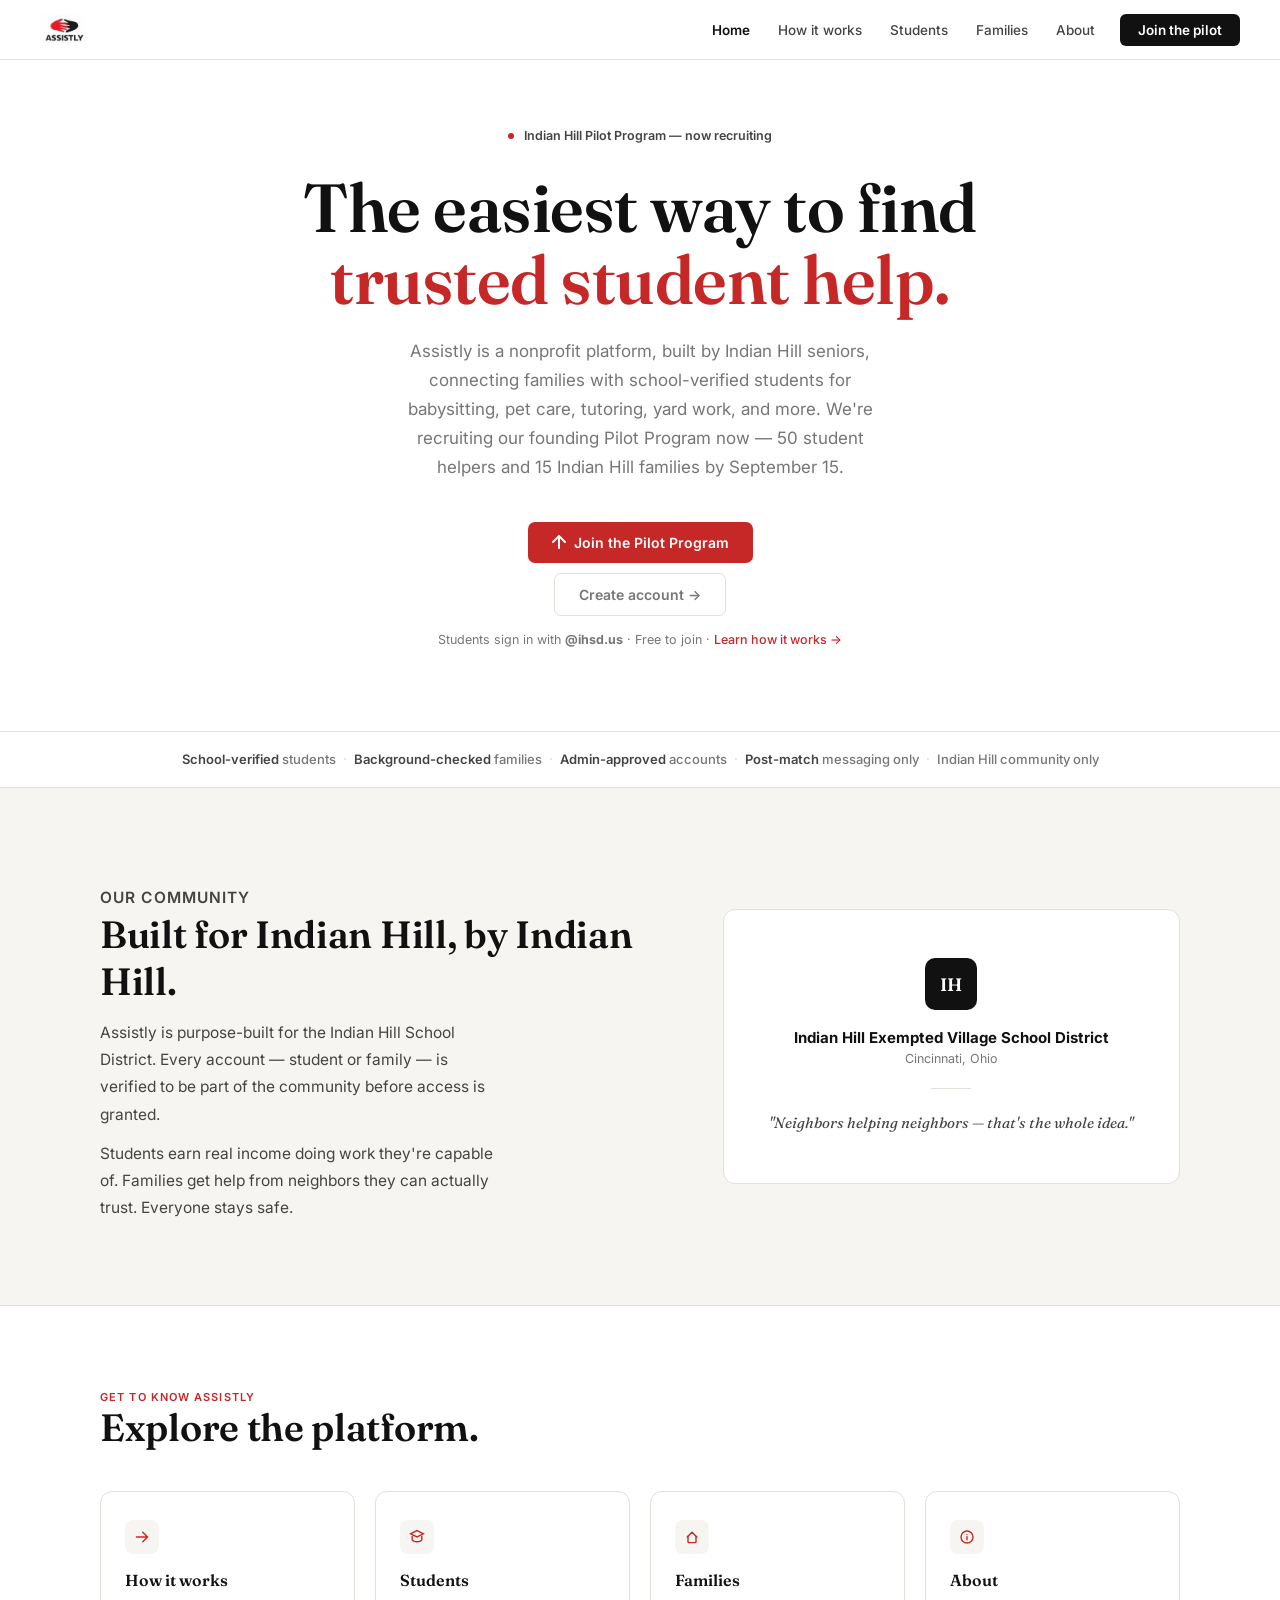
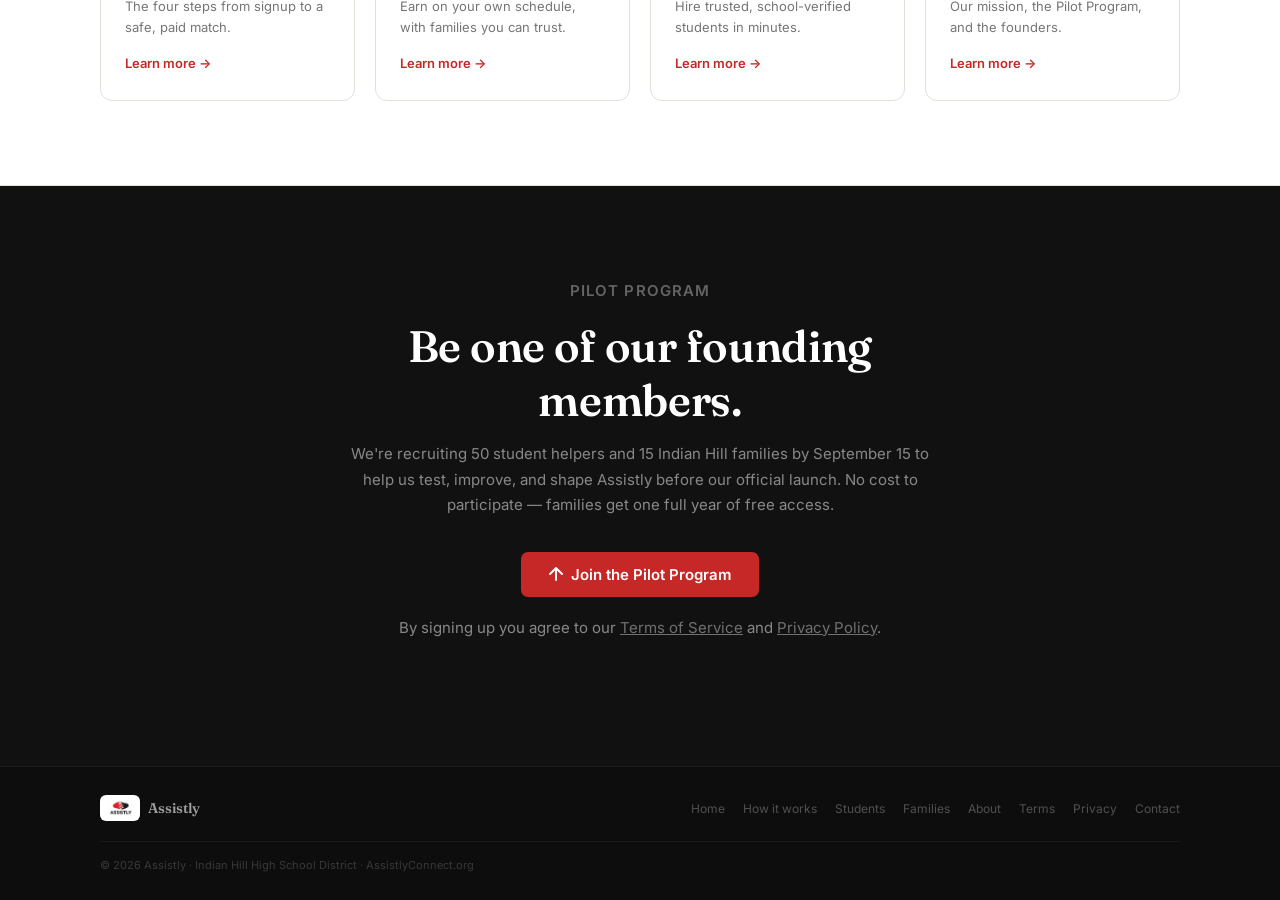
<file: index.html>
<!DOCTYPE html>
<html lang="en">
<head>
<meta charset="UTF-8">
<meta name="viewport" content="width=device-width,initial-scale=1">
<title>Assistly · Indian Hill's Student Job Network</title>
<link rel="preconnect" href="https://fonts.googleapis.com">
<link rel="preconnect" href="https://fonts.gstatic.com" crossorigin>
<link href="https://fonts.googleapis.com/css2?family=Fraunces:opsz,wght@9..144,500;9..144,600;9..144,700;9..144,900&family=Inter:wght@400;500;600;700&display=swap" rel="stylesheet">
<link rel="stylesheet" href="assets/site.css">
<style>

/* ─── Hero ─────────────────────────────────────── */
.hero {
  padding: 128px 40px 84px;
  text-align: center;
  border-bottom: 1px solid var(--line);
}
.hero-eyebrow {
  display: flex; align-items: center; justify-content: center; gap: 10px;
  margin-bottom: 28px;
  font-size: 12.5px; font-weight: 600; color: var(--ink-2);
}
.eyebrow-dot { width: 6px; height: 6px; background: var(--red); border-radius: 50%; flex-shrink: 0; }
h1 {
  font-size: clamp(38px, 5.5vw, 68px);
  font-weight: 600;
  line-height: 1.06;
  letter-spacing: -0.5px;
  color: var(--ink);
  max-width: 760px;
  margin: 0 auto 22px;
}
h1 em { font-style: normal; color: var(--red); }
.hero-sub {
  font-size: 17px; font-weight: 400;
  color: var(--ink-3); line-height: 1.7;
  max-width: 500px; margin: 0 auto 40px;
}
.hero-actions { display: flex; flex-direction: column; align-items: center; gap: 10px; }
.hero-micro { margin-top: 6px; font-size: 12.5px; color: var(--ink-3); }
.hero-micro a { color: var(--red); text-decoration: none; font-weight: 500; }

/* ─── Trust strip ──────────────────────────────── */
.trust {
  border-bottom: 1px solid var(--line);
  padding: 16px 40px;
  text-align: center;
}
.trust-line {
  font-size: 13px; color: var(--ink-3); font-weight: 500;
  max-width: var(--max); margin: 0 auto;
  line-height: 1.8;
}
.trust-line strong { color: var(--ink-2); font-weight: 600; }
.trust-sep { color: var(--line); margin: 0 4px; }

/* ─── Our community ────────────────────────────── */
.community-section {
  padding: 84px 40px;
  background: var(--surface);
  border-bottom: 1px solid var(--line);
}
.community-inner {
  max-width: var(--max); margin: 0 auto;
  display: grid; grid-template-columns: 1.1fr 0.9fr;
  gap: 64px; align-items: center;
}
.community-copy h2 { margin-bottom: 14px; font-size: clamp(26px, 3.2vw, 38px); letter-spacing: -0.3px; }
.community-copy p {
  font-size: 15.5px; line-height: 1.75;
  color: var(--ink-2); max-width: 400px; margin-top: 12px;
}
.community-panel {
  border: 1px solid var(--line);
  border-radius: 12px;
  background: var(--white);
  padding: 48px 40px;
  text-align: center;
}
.community-panel-badge {
  width: 52px; height: 52px; border-radius: 10px;
  background: var(--ink); color: #fff;
  display: flex; align-items: center; justify-content: center;
  font-family: "Fraunces", serif; font-size: 18px; font-weight: 600;
  margin: 0 auto 18px;
}
.community-panel-name { font-size: 15px; font-weight: 700; color: var(--ink); margin-bottom: 4px; }
.community-panel-loc { font-size: 12.5px; color: var(--ink-3); }
.community-panel-rule { width: 40px; height: 1px; background: var(--line); margin: 22px auto; }
.community-panel-quote {
  font-family: "Fraunces", serif; font-style: italic;
  font-size: 15px; color: var(--ink-2); line-height: 1.6;
}

/* ─── Explore ───────────────────────────────────── */
.explore-section { padding: 84px 40px; border-bottom: 1px solid var(--line); }
.explore-inner { max-width: var(--max); margin: 0 auto; }
.explore-header { margin-bottom: 40px; }
.explore-header h2 { font-size: clamp(26px, 3.2vw, 38px); letter-spacing: -0.3px; }
.explore-grid { display: grid; grid-template-columns: repeat(4,1fr); gap: 20px; }
.explore-card {
  display: block; text-decoration: none;
  border: 1px solid var(--line); border-radius: 12px;
  padding: 28px 24px;
  transition: border-color 0.15s, transform 0.15s;
}
.explore-card:hover { border-color: var(--ink-3); transform: translateY(-2px); }
.explore-icon {
  width: 34px; height: 34px;
  background: var(--surface); border-radius: 8px;
  display: flex; align-items: center; justify-content: center;
  margin-bottom: 16px;
}
.explore-icon svg { width: 16px; height: 16px; color: var(--red); }
.explore-card h3 { font-size: 16px; font-weight: 600; color: var(--ink); margin-bottom: 6px; letter-spacing: 0; }
.explore-card p { font-size: 13px; color: var(--ink-3); line-height: 1.6; margin-bottom: 14px; }
.explore-arrow { font-size: 13px; color: var(--red); font-weight: 600; }

/* ─── CTA ──────────────────────────────────────── */
.cta-section { padding: 92px 40px; background: var(--ink); }
.cta-inner { max-width: 580px; margin: 0 auto; text-align: center; }
.cta-inner .label { color: rgba(255,255,255,0.35); margin-bottom: 16px; }
.cta-inner h2 { color: #fff; margin-bottom: 14px; font-size: clamp(28px, 3.8vw, 44px); letter-spacing: -0.3px; }
.cta-inner p { font-size: 15px; color: rgba(255,255,255,0.5); line-height: 1.7; margin-bottom: 34px; }
.cta-inner .btn-red { font-size: 15px; padding: 13px 28px; }
.cta-legal { margin-top: 18px; font-size: 11.5px; color: rgba(255,255,255,0.22); }
.cta-legal a { color: rgba(255,255,255,0.4); text-decoration: underline; }

/* ─── Responsive ───────────────────────────────── */
@media (max-width: 860px) {
  .hero { padding: 96px 20px 60px; }
  .community-section { padding: 56px 20px; }
  .community-inner { grid-template-columns: 1fr; gap: 36px; }
  .explore-section { padding: 60px 20px; }
  .explore-grid { grid-template-columns: 1fr 1fr; }
  .cta-section { padding: 64px 20px; }
}
@media (max-width: 600px) {
  .explore-grid { grid-template-columns: 1fr; }
}
</style>
</head>
<body>

<!-- NAV -->
<nav>
  <a href="/" class="nav-brand">
    <img src="assets/logo.png" alt="Assistly" class="nav-logo">
  </a>
  <div class="nav-links">
    <a href="index.html" class="nav-link active">Home</a>
    <a href="how-it-works.html" class="nav-link">How it works</a>
    <a href="students.html" class="nav-link">Students</a>
    <a href="families.html" class="nav-link">Families</a>
    <a href="about.html" class="nav-link">About</a>
    <a href="signup.html" class="nav-cta">Join the pilot</a>
  </div>
</nav>

<!-- HERO -->
<section class="hero">
  <p class="hero-eyebrow">
    <span class="eyebrow-dot"></span>
    Indian Hill Pilot Program — now recruiting
  </p>

  <h1>The easiest way to find<br><em>trusted student help.</em></h1>
  <p class="hero-sub">
    Assistly is a nonprofit platform, built by Indian Hill seniors, connecting families with school-verified students for babysitting, pet care, tutoring, yard work, and more. We're recruiting our founding Pilot Program now — 50 student helpers and 15 Indian Hill families by September 15.
  </p>

  <div class="hero-actions">
    <a href="signup.html" class="btn btn-red">
      <svg viewBox="0 0 14 14" fill="none" stroke="currentColor" stroke-width="2" stroke-linecap="round"><path d="M7 1v12M1 7l6-6 6 6"/></svg>
      Join the Pilot Program
    </a>
    <a href="signup.html" class="btn btn-ghost">Create account →</a>
    <p class="hero-micro">Students sign in with <strong>@ihsd.us</strong> · Free to join · <a href="how-it-works.html">Learn how it works →</a></p>
  </div>
</section>

<!-- TRUST STRIP -->
<div class="trust">
  <p class="trust-line">
    <strong>School-verified</strong> students <span class="trust-sep">·</span>
    <strong>Background-checked</strong> families <span class="trust-sep">·</span>
    <strong>Admin-approved</strong> accounts <span class="trust-sep">·</span>
    <strong>Post-match</strong> messaging only <span class="trust-sep">·</span>
    Indian Hill community only
  </p>
</div>

<!-- OUR COMMUNITY -->
<section class="community-section">
  <div class="community-inner">
    <div class="community-copy">
      <p class="label">Our community</p>
      <h2>Built for Indian Hill, by Indian Hill.</h2>
      <p>
        Assistly is purpose-built for the Indian Hill School District. Every account — student or family — is verified to be part of the community before access is granted.
      </p>
      <p>
        Students earn real income doing work they're capable of. Families get help from neighbors they can actually trust. Everyone stays safe.
      </p>
    </div>
    <div class="community-panel">
      <div class="community-panel-badge">IH</div>
      <div class="community-panel-name">Indian Hill Exempted Village School District</div>
      <div class="community-panel-loc">Cincinnati, Ohio</div>
      <div class="community-panel-rule"></div>
      <p class="community-panel-quote">"Neighbors helping neighbors — that's the whole idea."</p>
    </div>
  </div>
</section>

<!-- EXPLORE -->
<section class="explore-section">
  <div class="explore-inner">
    <div class="explore-header">
      <p class="label">Get to know Assistly</p>
      <h2>Explore the platform.</h2>
    </div>
    <div class="explore-grid">
      <a href="how-it-works.html" class="explore-card">
        <div class="explore-icon"><svg viewBox="0 0 20 20" fill="none" stroke="currentColor" stroke-width="1.75" stroke-linecap="round"><path d="M3 10h14M11 4l6 6-6 6"/></svg></div>
        <h3>How it works</h3>
        <p>The four steps from signup to a safe, paid match.</p>
        <span class="explore-arrow">Learn more →</span>
      </a>
      <a href="students.html" class="explore-card">
        <div class="explore-icon"><svg viewBox="0 0 20 20" fill="none" stroke="currentColor" stroke-width="1.75" stroke-linecap="round"><path d="M10 2l8 4-8 4-8-4 8-4z"/><path d="M4 9v4c0 1.5 3 3 6 3s6-1.5 6-3V9"/></svg></div>
        <h3>Students</h3>
        <p>Earn on your own schedule, with families you can trust.</p>
        <span class="explore-arrow">Learn more →</span>
      </a>
      <a href="families.html" class="explore-card">
        <div class="explore-icon"><svg viewBox="0 0 20 20" fill="none" stroke="currentColor" stroke-width="1.75" stroke-linecap="round"><path d="M4 10l6-6 6 6"/><path d="M5 9v7a1 1 0 001 1h8a1 1 0 001-1V9"/></svg></div>
        <h3>Families</h3>
        <p>Hire trusted, school-verified students in minutes.</p>
        <span class="explore-arrow">Learn more →</span>
      </a>
      <a href="about.html" class="explore-card">
        <div class="explore-icon"><svg viewBox="0 0 20 20" fill="none" stroke="currentColor" stroke-width="1.75" stroke-linecap="round"><circle cx="10" cy="10" r="7.5"/><path d="M10 13.5v-4M10 7h.01"/></svg></div>
        <h3>About</h3>
        <p>Our mission, the Pilot Program, and the founders.</p>
        <span class="explore-arrow">Learn more →</span>
      </a>
    </div>
  </div>
</section>

<!-- CTA -->
<section class="cta-section" id="get-started">
  <div class="cta-inner">
    <p class="label">Pilot Program</p>
    <h2>Be one of our founding members.</h2>
    <p>We're recruiting 50 student helpers and 15 Indian Hill families by September 15 to help us test, improve, and shape Assistly before our official launch. No cost to participate — families get one full year of free access.</p>
    <a href="signup.html" class="btn btn-red">
      <svg viewBox="0 0 14 14" fill="none" stroke="currentColor" stroke-width="2" stroke-linecap="round"><path d="M7 1v12M1 7l6-6 6 6"/></svg>
      Join the Pilot Program
    </a>
    <p class="cta-legal">
      By signing up you agree to our
      <a href="terms.html">Terms of Service</a> and <a href="privacy.html">Privacy Policy</a>.
    </p>
  </div>
</section>

<!-- FOOTER -->
<footer>
  <div class="footer-inner">
    <a href="/" class="footer-brand">
      <div class="footer-logo-wrap">
        <img src="assets/logo.png" alt="Assistly" class="footer-logo">
      </div>
      <span class="footer-name">Assistly</span>
    </a>
    <div class="footer-links">
      <a href="index.html" class="footer-link">Home</a>
      <a href="how-it-works.html" class="footer-link">How it works</a>
      <a href="students.html" class="footer-link">Students</a>
      <a href="families.html" class="footer-link">Families</a>
      <a href="about.html" class="footer-link">About</a>
      <a href="terms.html" class="footer-link">Terms</a>
      <a href="privacy.html" class="footer-link">Privacy</a>
      <a href="mailto:support@assistlyconnect.org" class="footer-link">Contact</a>
    </div>
    <p class="footer-copy">
      © 2026 Assistly · Indian Hill High School District · AssistlyConnect.org
    </p>
  </div>
</footer>

</body>
</html>
</file>
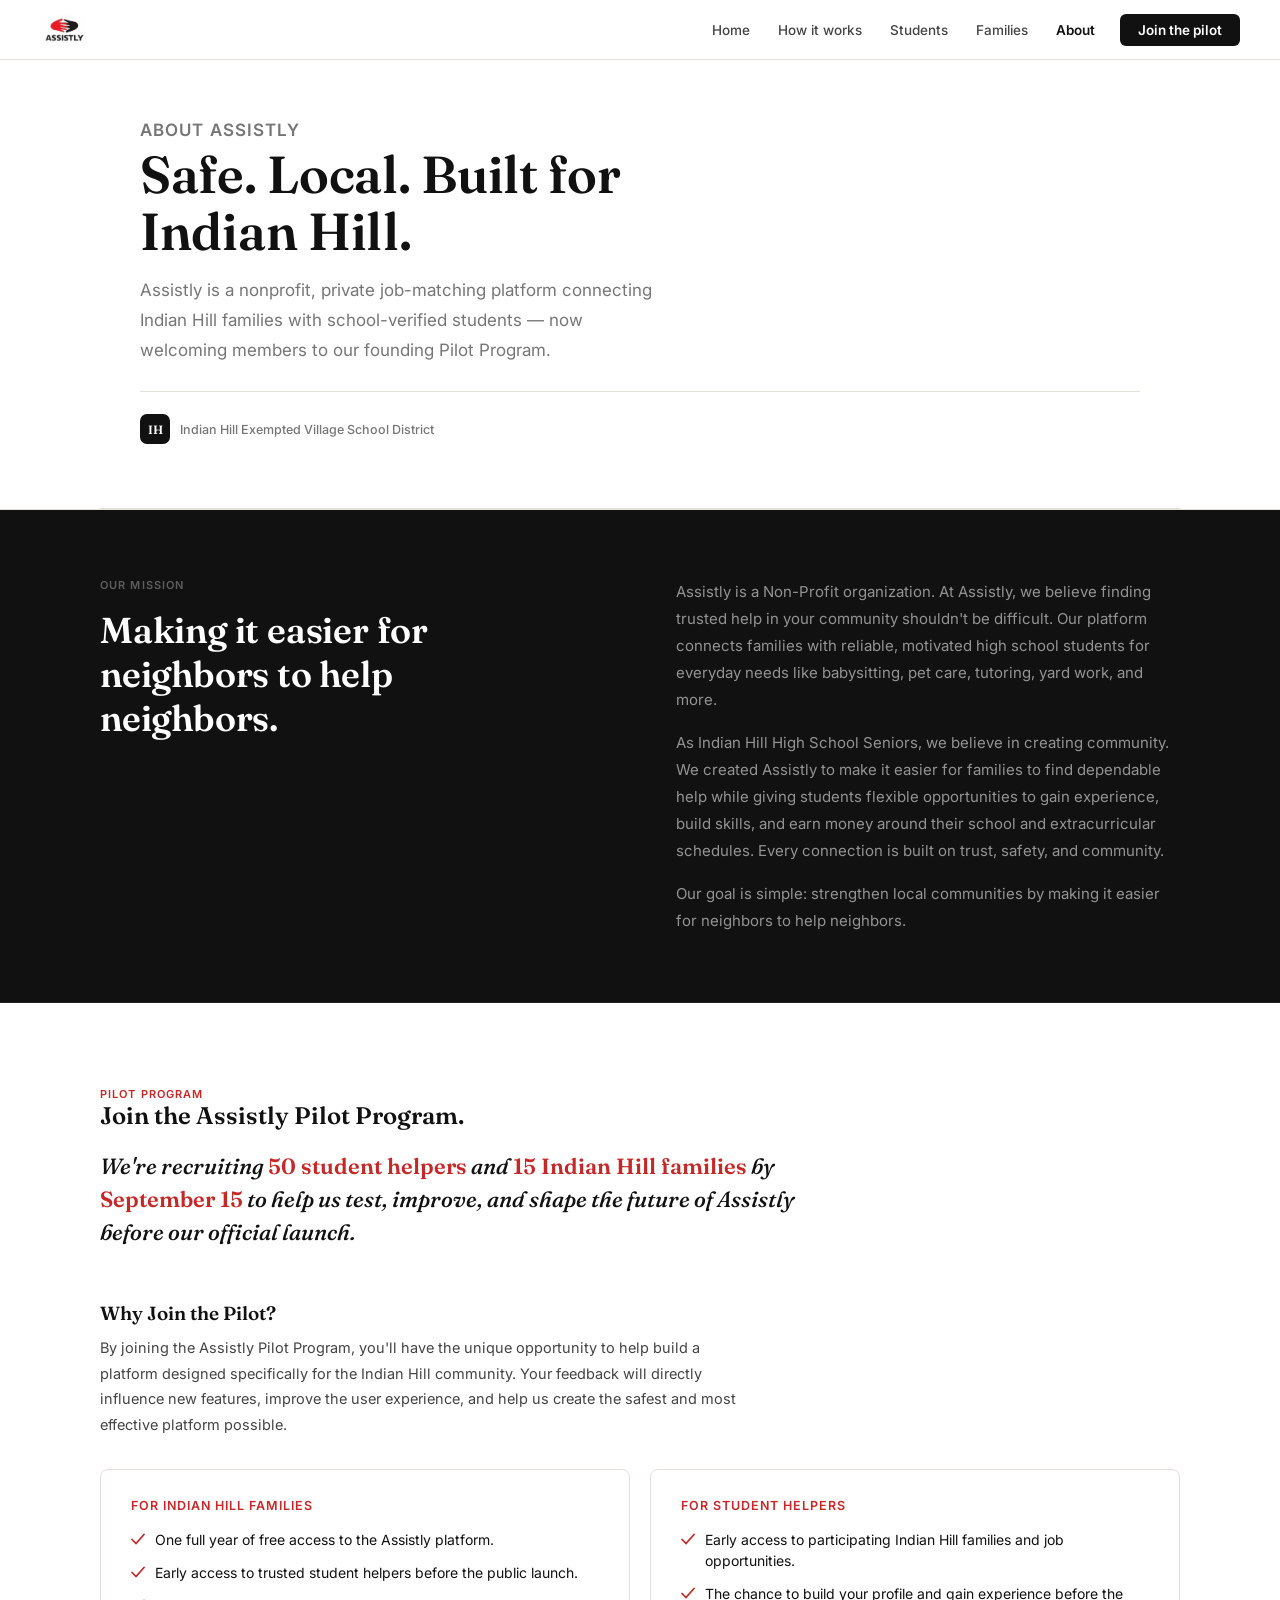
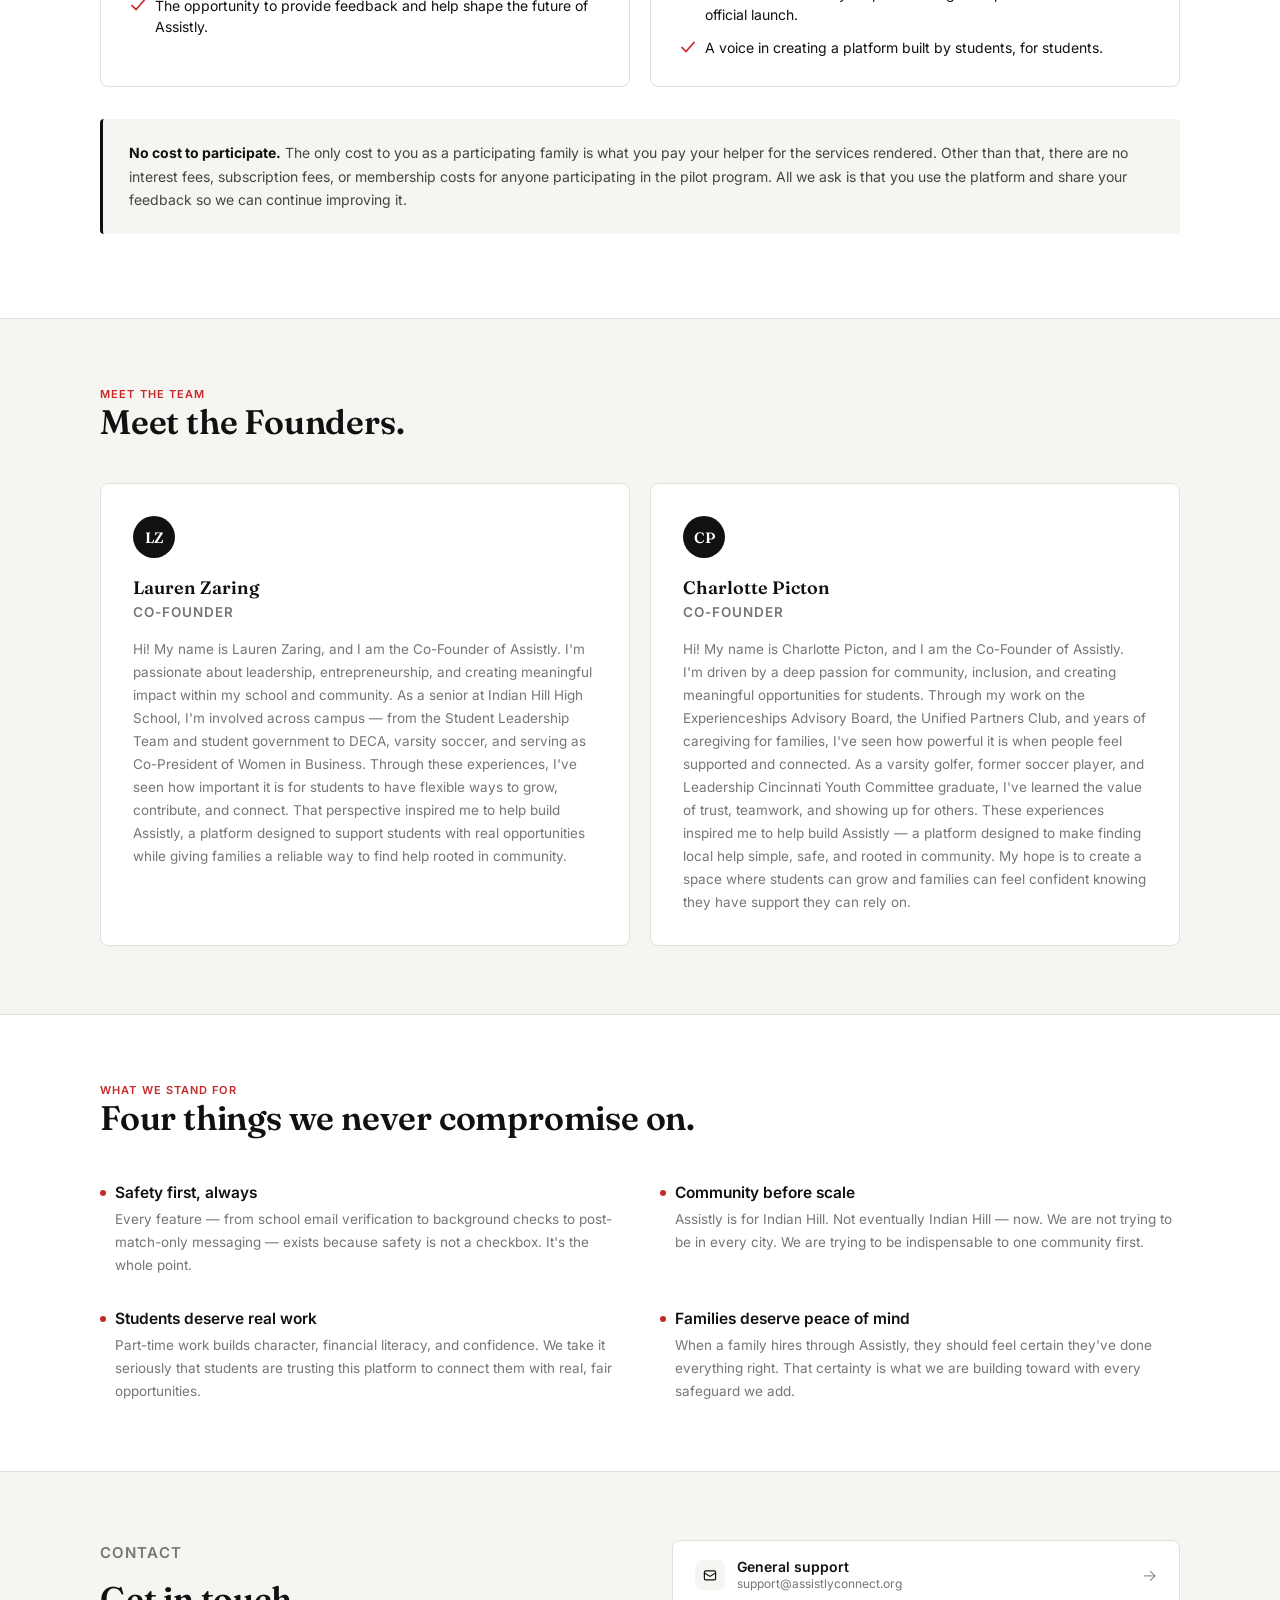
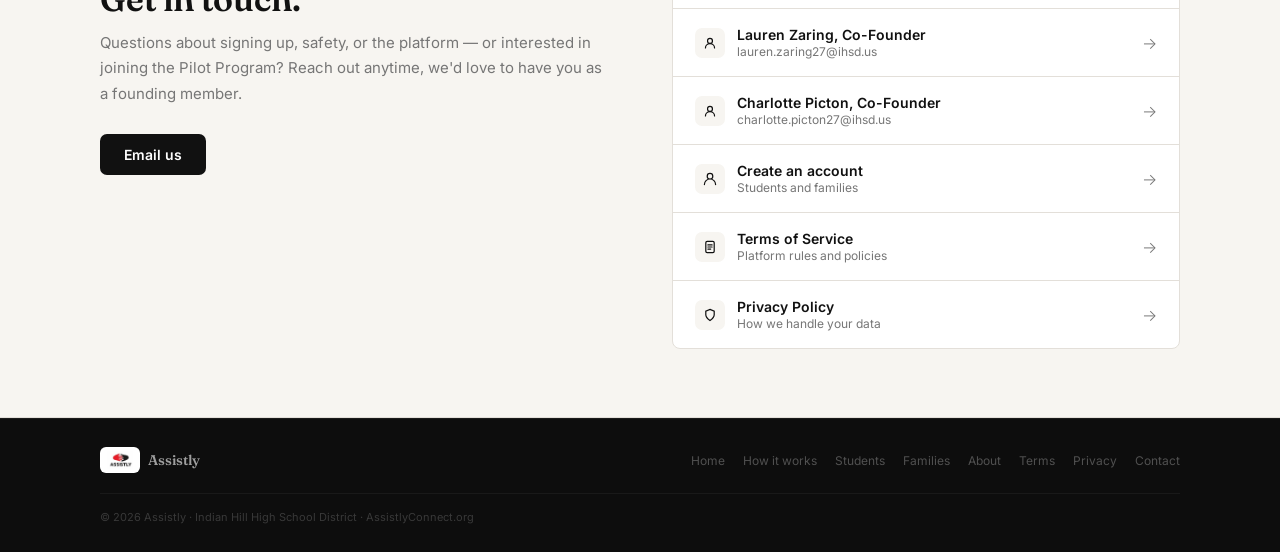
<file: about.html>
<!DOCTYPE html>
<html lang="en">
<head>
<meta charset="UTF-8">
<meta name="viewport" content="width=device-width,initial-scale=1">
<title>About · Assistly</title>
<link rel="preconnect" href="https://fonts.googleapis.com">
<link rel="preconnect" href="https://fonts.gstatic.com" crossorigin>
<link href="https://fonts.googleapis.com/css2?family=Fraunces:opsz,wght@9..144,500;9..144,600;9..144,700;9..144,900&family=Inter:wght@400;500;600;700&display=swap" rel="stylesheet">
<link rel="stylesheet" href="assets/site.css">
<style>

/* ─── Page header (h1 sizing only — shell in site.css) ── */
h1 {
  font-size: clamp(32px, 4.5vw, 52px);
  font-weight: 600; line-height: 1.1;
  letter-spacing: -0.3px;
  max-width: 620px; margin-bottom: 16px;
}

/* ─── Mission ──────────────────────────────────── */
.mission { padding: 68px 40px; background: var(--ink); border-bottom: 1px solid rgba(255,255,255,0.06); }
.mission-inner {
  max-width: var(--max); margin: 0 auto;
  display: grid; grid-template-columns: 1fr 1fr;
  gap: 72px; align-items: start;
}
.mission-label { font-size: 11px; font-weight: 600; letter-spacing: 1.1px; text-transform: uppercase; color: rgba(255,255,255,0.32); margin-bottom: 16px; }
.mission-inner h2 { color: #fff; font-size: clamp(24px, 3vw, 36px); font-weight: 600; letter-spacing: -0.2px; max-width: 380px; }
.mission-right p { font-size: 15px; color: rgba(255,255,255,0.55); line-height: 1.8; margin-bottom: 16px; }
.mission-right p:last-child { margin-bottom: 0; }

/* ─── Pilot Program ────────────────────────────── */
.pilot-intro {
  font-family: "Fraunces", serif; font-weight: 500; font-style: italic;
  font-size: 22px; line-height: 1.5; color: var(--ink);
  max-width: 720px; margin-top: 20px;
}
.pilot-intro strong { font-style: normal; color: var(--red); font-weight: 600; }

.pilot-why { margin-top: 52px; }
.pilot-why h3 { font-size: 19px; font-weight: 600; margin-bottom: 10px; letter-spacing: 0; }
.pilot-why p { font-size: 14.5px; color: var(--ink-2); line-height: 1.75; max-width: 640px; }

.pilot-grid { margin-top: 32px; display: grid; grid-template-columns: 1fr 1fr; gap: 20px; }
.pilot-col { border: 1px solid var(--line); border-radius: var(--radius); padding: 28px 30px; }
.pilot-col h4 { font-size: 12.5px; font-weight: 600; color: var(--red); text-transform: uppercase; letter-spacing: 1px; margin-bottom: 16px; font-family: "Inter", sans-serif; }
.pilot-list { list-style: none; display: flex; flex-direction: column; gap: 12px; }
.pilot-list li { display: flex; align-items: flex-start; gap: 10px; font-size: 14px; color: var(--ink); line-height: 1.5; }
.pilot-list li svg { width: 14px; height: 14px; color: var(--red); flex-shrink: 0; margin-top: 3px; }

.pilot-cost { margin-top: 32px; padding: 22px 26px; background: var(--surface); border-left: 3px solid var(--ink); border-radius: 4px; color: var(--ink-2); font-size: 14px; line-height: 1.7; }
.pilot-cost strong { color: var(--ink); }

/* ─── Founders ─────────────────────────────────── */
.founders-section { padding: 68px 40px; background: var(--surface); border-bottom: 1px solid var(--line); }
.founders-inner { max-width: var(--max); margin: 0 auto; }
.founders-header { margin-bottom: 40px; }
.founders-header h2 { font-size: clamp(24px, 3vw, 34px); letter-spacing: -0.2px; }
.founders-grid { display: grid; grid-template-columns: 1fr 1fr; gap: 20px; }
.founder-card { background: var(--white); border: 1px solid var(--line); border-radius: var(--radius); padding: 32px; }
.founder-avatar {
  width: 42px; height: 42px; border-radius: 50%;
  background: var(--ink); color: #fff;
  display: flex; align-items: center; justify-content: center;
  font-family: "Fraunces", serif; font-size: 15px; font-weight: 600;
  margin-bottom: 18px;
}
.founder-card h3 { font-size: 18px; font-weight: 600; margin-bottom: 2px; letter-spacing: 0; }
.founder-role { font-size: 11px; color: var(--red); font-weight: 600; text-transform: uppercase; letter-spacing: 1px; margin-bottom: 14px; font-family: "Inter", sans-serif; }
.founder-card p { font-size: 13.5px; color: var(--ink-3); line-height: 1.7; }

/* ─── Values ───────────────────────────────────── */
.values-section { padding: 68px 40px; border-bottom: 1px solid var(--line); }
.values-inner { max-width: var(--max); margin: 0 auto; }
.values-header { margin-bottom: 44px; }
.values-header h2 { font-size: clamp(24px, 3vw, 34px); letter-spacing: -0.2px; }
.values-list { display: grid; grid-template-columns: 1fr 1fr; gap: 32px 40px; }
.value-body h4 { display: flex; align-items: center; gap: 9px; font-size: 15.5px; font-weight: 600; color: var(--ink); margin-bottom: 6px; letter-spacing: 0; }
.value-body h4::before { content: ""; width: 6px; height: 6px; border-radius: 50%; background: var(--red); flex-shrink: 0; }
.value-body p { font-size: 13.5px; color: var(--ink-3); line-height: 1.7; padding-left: 15px; }

/* ─── Contact ──────────────────────────────────── */
.contact-section { padding: 68px 40px; background: var(--surface); border-bottom: 1px solid var(--line); }
.contact-inner { max-width: var(--max); margin: 0 auto; display: grid; grid-template-columns: 1fr 1fr; gap: 64px; align-items: start; }
.contact-copy .label { margin-bottom: 12px; }
.contact-copy h2 { margin-bottom: 10px; font-size: clamp(24px, 3vw, 34px); letter-spacing: -0.2px; }
.contact-copy p { font-size: 15px; color: var(--ink-3); line-height: 1.7; margin-bottom: 28px; }
.contact-links { display: flex; flex-direction: column; gap: 0; border: 1px solid var(--line); border-radius: var(--radius); overflow: hidden; background: var(--white); }
.contact-link-item { display: flex; align-items: center; justify-content: space-between; padding: 17px 22px; border-bottom: 1px solid var(--line); text-decoration: none; transition: background 0.15s; }
.contact-link-item:last-child { border-bottom: none; }
.contact-link-item:hover { background: var(--surface); }
.contact-link-left { display: flex; align-items: center; gap: 12px; }
.contact-link-icon { width: 30px; height: 30px; background: var(--surface); border-radius: 7px; display: flex; align-items: center; justify-content: center; flex-shrink: 0; }
.contact-link-icon svg { width: 14px; height: 14px; color: var(--ink); }
.contact-link-title { font-size: 14px; font-weight: 600; color: var(--ink); display: block; }
.contact-link-sub { font-size: 12px; color: var(--ink-3); display: block; margin-top: 1px; }
.contact-link-arrow { color: var(--ink-3); font-size: 16px; font-weight: 300; }

/* ─── Responsive ───────────────────────────────── */
@media (max-width: 860px) {
  .page-header { padding: 92px 20px 48px; }
  .mission { padding: 52px 20px; }
  .mission-inner { grid-template-columns: 1fr; gap: 32px; }
  .pilot-grid { grid-template-columns: 1fr; }
  .founders-section { padding: 52px 20px; }
  .founders-grid { grid-template-columns: 1fr; }
  .values-section { padding: 52px 20px; }
  .values-list { grid-template-columns: 1fr; gap: 26px; }
  .contact-section { padding: 52px 20px; }
  .contact-inner { grid-template-columns: 1fr; gap: 36px; }
}
</style>
</head>
<body>

<!-- NAV -->
<nav>
  <a href="/" class="nav-brand">
    <img src="assets/logo.png" alt="Assistly" class="nav-logo">
  </a>
  <div class="nav-links">
    <a href="index.html" class="nav-link">Home</a>
    <a href="how-it-works.html" class="nav-link">How it works</a>
    <a href="students.html" class="nav-link">Students</a>
    <a href="families.html" class="nav-link">Families</a>
    <a href="about.html" class="nav-link active">About</a>
    <a href="signup.html" class="nav-cta">Join the pilot</a>
  </div>
</nav>

<!-- PAGE HEADER -->
<div style="border-bottom: 1px solid var(--line);">
  <div class="page-header">
    <p class="label">About Assistly</p>
    <h1>Safe. Local. Built for Indian Hill.</h1>
    <p>Assistly is a nonprofit, private job-matching platform connecting Indian Hill families with school-verified students — now welcoming members to our founding Pilot Program.</p>
    <div class="page-header-affil">
      <span>Indian Hill Exempted Village School District</span>
    </div>
  </div>
</div>

<!-- MISSION -->
<section class="mission">
  <div class="mission-inner">
    <div class="mission-left">
      <p class="mission-label">Our mission</p>
      <h2>Making it easier for neighbors to help neighbors.</h2>
    </div>
    <div class="mission-right">
      <p>
        Assistly is a Non-Profit organization. At Assistly, we believe finding trusted help in your community shouldn't be difficult. Our platform connects families with reliable, motivated high school students for everyday needs like babysitting, pet care, tutoring, yard work, and more.
      </p>
      <p>
        As Indian Hill High School Seniors, we believe in creating community. We created Assistly to make it easier for families to find dependable help while giving students flexible opportunities to gain experience, build skills, and earn money around their school and extracurricular schedules. Every connection is built on trust, safety, and community.
      </p>
      <p>
        Our goal is simple: strengthen local communities by making it easier for neighbors to help neighbors.
      </p>
    </div>
  </div>
</section>

<!-- PILOT PROGRAM -->
<section class="section">
  <div class="section-inner">
    <p class="label">Pilot Program</p>
    <h2>Join the Assistly Pilot Program.</h2>
    <p class="pilot-intro">We're recruiting <strong>50 student helpers</strong> and <strong>15 Indian Hill families</strong> by <strong>September 15</strong> to help us test, improve, and shape the future of Assistly before our official launch.</p>

    <div class="pilot-why">
      <h3>Why Join the Pilot?</h3>
      <p>By joining the Assistly Pilot Program, you'll have the unique opportunity to help build a platform designed specifically for the Indian Hill community. Your feedback will directly influence new features, improve the user experience, and help us create the safest and most effective platform possible.</p>
    </div>

    <div class="pilot-grid">
      <div class="pilot-col">
        <h4>For Indian Hill Families</h4>
        <ul class="pilot-list">
          <li><svg viewBox="0 0 14 14" fill="none" stroke="currentColor" stroke-width="1.75" stroke-linecap="round"><path d="M1 7.5l4 4L13 2.5"/></svg> One full year of free access to the Assistly platform.</li>
          <li><svg viewBox="0 0 14 14" fill="none" stroke="currentColor" stroke-width="1.75" stroke-linecap="round"><path d="M1 7.5l4 4L13 2.5"/></svg> Early access to trusted student helpers before the public launch.</li>
          <li><svg viewBox="0 0 14 14" fill="none" stroke="currentColor" stroke-width="1.75" stroke-linecap="round"><path d="M1 7.5l4 4L13 2.5"/></svg> The opportunity to provide feedback and help shape the future of Assistly.</li>
        </ul>
      </div>
      <div class="pilot-col">
        <h4>For Student Helpers</h4>
        <ul class="pilot-list">
          <li><svg viewBox="0 0 14 14" fill="none" stroke="currentColor" stroke-width="1.75" stroke-linecap="round"><path d="M1 7.5l4 4L13 2.5"/></svg> Early access to participating Indian Hill families and job opportunities.</li>
          <li><svg viewBox="0 0 14 14" fill="none" stroke="currentColor" stroke-width="1.75" stroke-linecap="round"><path d="M1 7.5l4 4L13 2.5"/></svg> The chance to build your profile and gain experience before the official launch.</li>
          <li><svg viewBox="0 0 14 14" fill="none" stroke="currentColor" stroke-width="1.75" stroke-linecap="round"><path d="M1 7.5l4 4L13 2.5"/></svg> A voice in creating a platform built by students, for students.</li>
        </ul>
      </div>
    </div>

    <div class="pilot-cost">
      <strong>No cost to participate.</strong> The only cost to you as a participating family is what you pay your helper for the services rendered. Other than that, there are no interest fees, subscription fees, or membership costs for anyone participating in the pilot program. All we ask is that you use the platform and share your feedback so we can continue improving it.
    </div>
  </div>
</section>

<!-- FOUNDERS -->
<section class="founders-section">
  <div class="founders-inner">
    <div class="founders-header">
      <p class="label">Meet the team</p>
      <h2>Meet the Founders.</h2>
    </div>
    <div class="founders-grid">
      <div class="founder-card">
        <div class="founder-avatar">LZ</div>
        <h3>Lauren Zaring</h3>
        <p class="founder-role">Co-Founder</p>
        <p>Hi! My name is Lauren Zaring, and I am the Co-Founder of Assistly. I'm passionate about leadership, entrepreneurship, and creating meaningful impact within my school and community. As a senior at Indian Hill High School, I'm involved across campus — from the Student Leadership Team and student government to DECA, varsity soccer, and serving as Co-President of Women in Business. Through these experiences, I've seen how important it is for students to have flexible ways to grow, contribute, and connect. That perspective inspired me to help build Assistly, a platform designed to support students with real opportunities while giving families a reliable way to find help rooted in community.</p>
      </div>
      <div class="founder-card">
        <div class="founder-avatar">CP</div>
        <h3>Charlotte Picton</h3>
        <p class="founder-role">Co-Founder</p>
        <p>Hi! My name is Charlotte Picton, and I am the Co-Founder of Assistly. I'm driven by a deep passion for community, inclusion, and creating meaningful opportunities for students. Through my work on the Experienceships Advisory Board, the Unified Partners Club, and years of caregiving for families, I've seen how powerful it is when people feel supported and connected. As a varsity golfer, former soccer player, and Leadership Cincinnati Youth Committee graduate, I've learned the value of trust, teamwork, and showing up for others. These experiences inspired me to help build Assistly — a platform designed to make finding local help simple, safe, and rooted in community. My hope is to create a space where students can grow and families can feel confident knowing they have support they can rely on.</p>
      </div>
    </div>
  </div>
</section>

<!-- VALUES -->
<section class="values-section">
  <div class="values-inner">
    <div class="values-header">
      <p class="label">What we stand for</p>
      <h2>Four things we never compromise on.</h2>
    </div>
    <div class="values-list">
      <div class="value-body">
        <h4>Safety first, always</h4>
        <p>Every feature — from school email verification to background checks to post-match-only messaging — exists because safety is not a checkbox. It's the whole point.</p>
      </div>
      <div class="value-body">
        <h4>Community before scale</h4>
        <p>Assistly is for Indian Hill. Not eventually Indian Hill — now. We are not trying to be in every city. We are trying to be indispensable to one community first.</p>
      </div>
      <div class="value-body">
        <h4>Students deserve real work</h4>
        <p>Part-time work builds character, financial literacy, and confidence. We take it seriously that students are trusting this platform to connect them with real, fair opportunities.</p>
      </div>
      <div class="value-body">
        <h4>Families deserve peace of mind</h4>
        <p>When a family hires through Assistly, they should feel certain they've done everything right. That certainty is what we are building toward with every safeguard we add.</p>
      </div>
    </div>
  </div>
</section>

<!-- CONTACT -->
<section class="contact-section">
  <div class="contact-inner">
    <div class="contact-copy">
      <p class="label">Contact</p>
      <h2>Get in touch.</h2>
      <p>Questions about signing up, safety, or the platform — or interested in joining the Pilot Program? Reach out anytime, we'd love to have you as a founding member.</p>
      <a href="mailto:support@assistlyconnect.org" class="btn btn-ink">Email us</a>
    </div>
    <div class="contact-links">
      <a href="mailto:support@assistlyconnect.org" class="contact-link-item">
        <div class="contact-link-left">
          <div class="contact-link-icon">
            <svg viewBox="0 0 20 20" fill="none" stroke="currentColor" stroke-width="1.75" stroke-linecap="round">
              <rect x="2" y="4" width="16" height="13" rx="2"/>
              <path d="M2 7l8 5 8-5"/>
            </svg>
          </div>
          <div>
            <span class="contact-link-title">General support</span>
            <span class="contact-link-sub">support@assistlyconnect.org</span>
          </div>
        </div>
        <span class="contact-link-arrow">→</span>
      </a>
      <a href="mailto:lauren.zaring27@ihsd.us" class="contact-link-item">
        <div class="contact-link-left">
          <div class="contact-link-icon">
            <svg viewBox="0 0 20 20" fill="none" stroke="currentColor" stroke-width="1.75" stroke-linecap="round">
              <circle cx="10" cy="7" r="3.5"/>
              <path d="M3.5 17c0-3.5 3-6 6.5-6s6.5 2.5 6.5 6"/>
            </svg>
          </div>
          <div>
            <span class="contact-link-title">Lauren Zaring, Co-Founder</span>
            <span class="contact-link-sub">lauren.zaring27@ihsd.us</span>
          </div>
        </div>
        <span class="contact-link-arrow">→</span>
      </a>
      <a href="mailto:charlotte.picton27@ihsd.us" class="contact-link-item">
        <div class="contact-link-left">
          <div class="contact-link-icon">
            <svg viewBox="0 0 20 20" fill="none" stroke="currentColor" stroke-width="1.75" stroke-linecap="round">
              <circle cx="10" cy="7" r="3.5"/>
              <path d="M3.5 17c0-3.5 3-6 6.5-6s6.5 2.5 6.5 6"/>
            </svg>
          </div>
          <div>
            <span class="contact-link-title">Charlotte Picton, Co-Founder</span>
            <span class="contact-link-sub">charlotte.picton27@ihsd.us</span>
          </div>
        </div>
        <span class="contact-link-arrow">→</span>
      </a>
      <a href="signup.html" class="contact-link-item">
        <div class="contact-link-left">
          <div class="contact-link-icon">
            <svg viewBox="0 0 20 20" fill="none" stroke="currentColor" stroke-width="1.75" stroke-linecap="round">
              <path d="M10 2a4 4 0 100 8 4 4 0 000-8zM2 18a8 8 0 0116 0"/>
            </svg>
          </div>
          <div>
            <span class="contact-link-title">Create an account</span>
            <span class="contact-link-sub">Students and families</span>
          </div>
        </div>
        <span class="contact-link-arrow">→</span>
      </a>
      <a href="terms.html" class="contact-link-item">
        <div class="contact-link-left">
          <div class="contact-link-icon">
            <svg viewBox="0 0 20 20" fill="none" stroke="currentColor" stroke-width="1.75" stroke-linecap="round">
              <rect x="4" y="2" width="12" height="16" rx="2"/>
              <path d="M7 7h6M7 10h6M7 13h4"/>
            </svg>
          </div>
          <div>
            <span class="contact-link-title">Terms of Service</span>
            <span class="contact-link-sub">Platform rules and policies</span>
          </div>
        </div>
        <span class="contact-link-arrow">→</span>
      </a>
      <a href="privacy.html" class="contact-link-item">
        <div class="contact-link-left">
          <div class="contact-link-icon">
            <svg viewBox="0 0 20 20" fill="none" stroke="currentColor" stroke-width="1.75" stroke-linecap="round">
              <path d="M10 2l6 2.5v5C16 13.5 10 18 10 18S4 13.5 4 9.5V4.5L10 2z"/>
            </svg>
          </div>
          <div>
            <span class="contact-link-title">Privacy Policy</span>
            <span class="contact-link-sub">How we handle your data</span>
          </div>
        </div>
        <span class="contact-link-arrow">→</span>
      </a>
    </div>
  </div>
</section>

<!-- FOOTER -->
<footer>
  <div class="footer-inner">
    <a href="index.html" class="footer-brand">
      <div class="footer-logo-wrap">
        <img src="assets/logo.png" alt="Assistly" class="footer-logo">
      </div>
      <span class="footer-name">Assistly</span>
    </a>
    <div class="footer-links">
      <a href="index.html" class="footer-link">Home</a>
      <a href="how-it-works.html" class="footer-link">How it works</a>
      <a href="students.html" class="footer-link">Students</a>
      <a href="families.html" class="footer-link">Families</a>
      <a href="about.html" class="footer-link">About</a>
      <a href="terms.html" class="footer-link">Terms</a>
      <a href="privacy.html" class="footer-link">Privacy</a>
      <a href="mailto:support@assistlyconnect.org" class="footer-link">Contact</a>
    </div>
    <p class="footer-copy">
      © 2026 Assistly · Indian Hill High School District · AssistlyConnect.org
    </p>
  </div>
</footer>

</body>
</html>
</file>
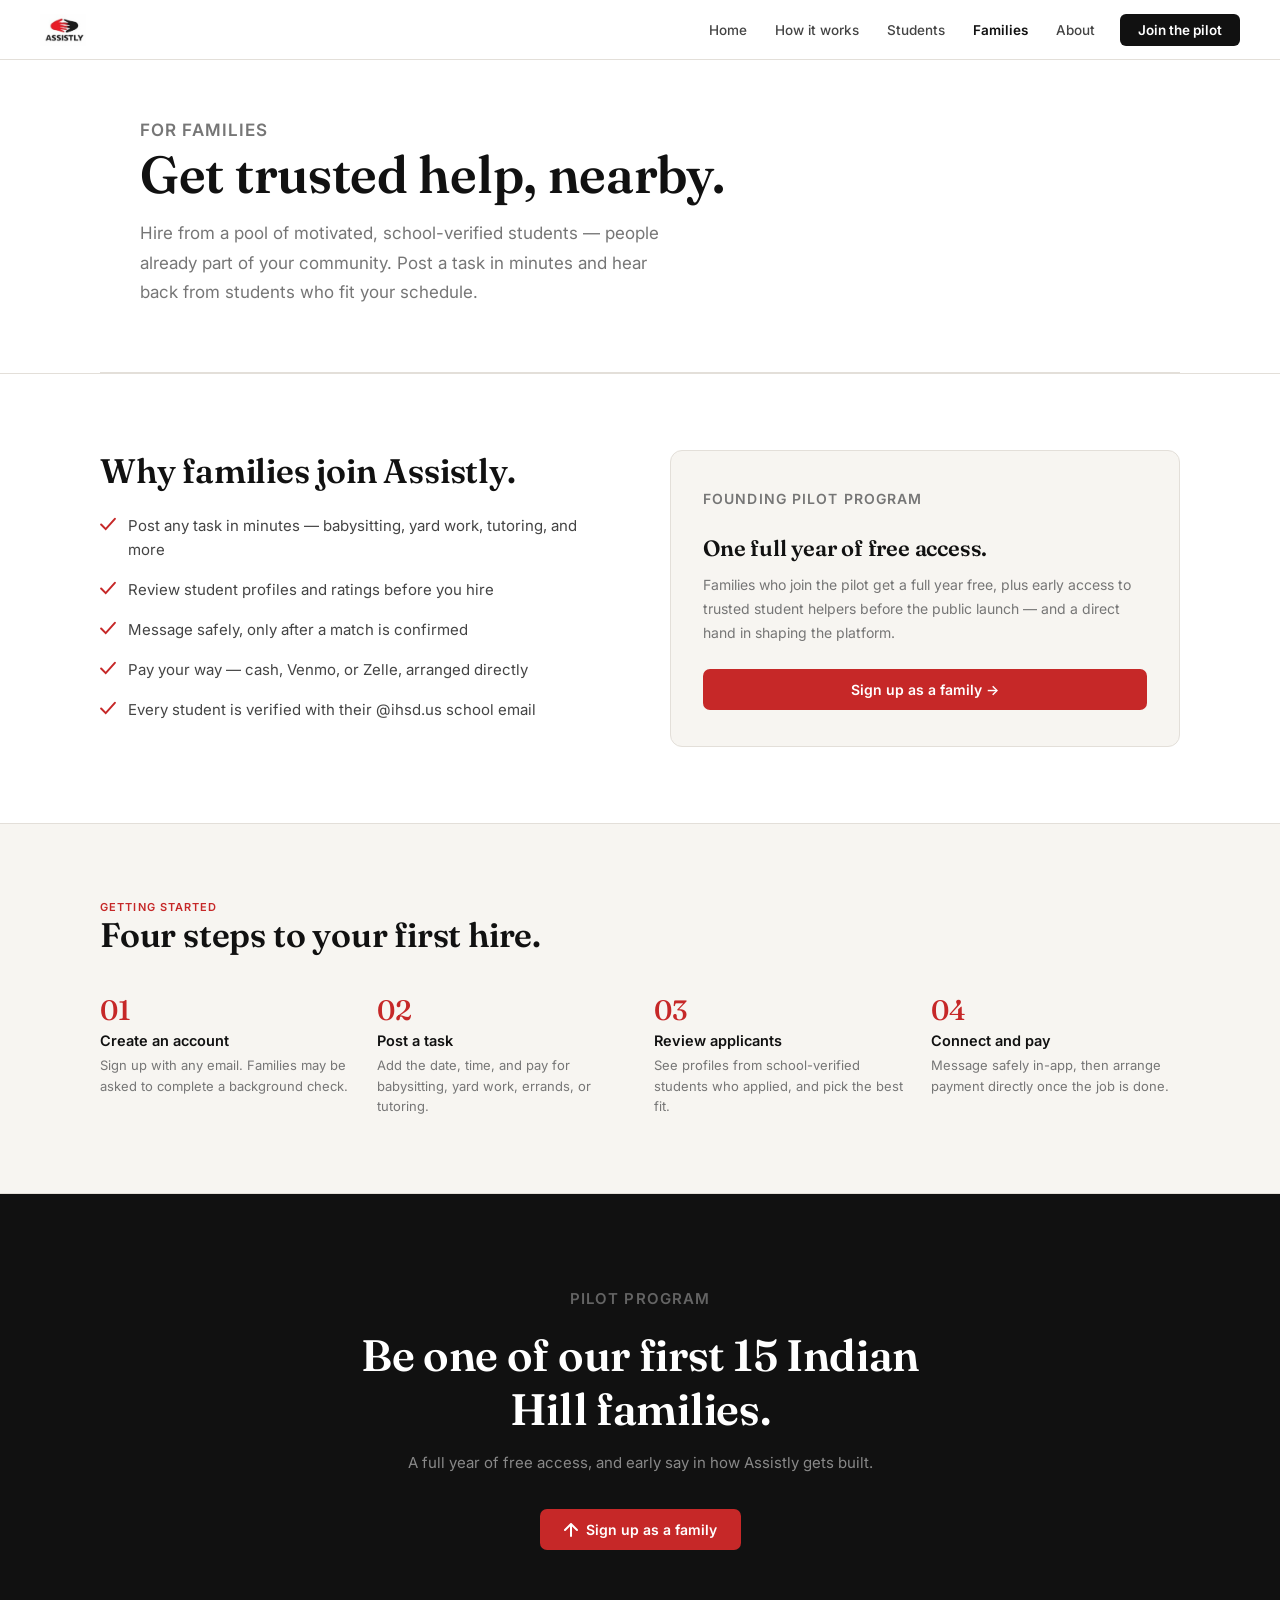
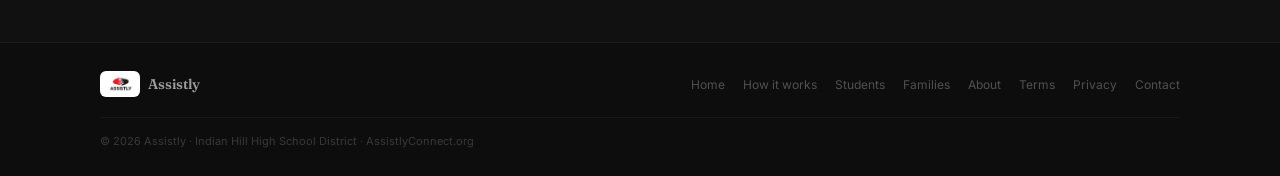
<file: families.html>
<!DOCTYPE html>
<html lang="en">
<head>
<meta charset="UTF-8">
<meta name="viewport" content="width=device-width,initial-scale=1">
<title>For Families · Assistly</title>
<link rel="preconnect" href="https://fonts.googleapis.com">
<link rel="preconnect" href="https://fonts.gstatic.com" crossorigin>
<link href="https://fonts.googleapis.com/css2?family=Fraunces:opsz,wght@9..144,500;9..144,600;9..144,700;9..144,900&family=Inter:wght@400;500;600;700&display=swap" rel="stylesheet">
<link rel="stylesheet" href="assets/site.css">
<style>

h1 { font-size: clamp(32px, 4.5vw, 52px); font-weight: 600; line-height: 1.1; letter-spacing: -0.3px; max-width: 620px; margin-bottom: 16px; }

/* ─── Benefits ─────────────────────────────────── */
.benefits-section { padding: 76px 40px; border-bottom: 1px solid var(--line); }
.benefits-inner { max-width: var(--max); margin: 0 auto; display: grid; grid-template-columns: 1fr 1fr; gap: 60px; align-items: start; }
.benefits-inner h2 { font-size: clamp(24px, 3vw, 34px); letter-spacing: -0.2px; margin-bottom: 22px; }
.benefits-list { list-style: none; display: flex; flex-direction: column; gap: 16px; }
.benefits-list li { display: flex; align-items: flex-start; gap: 12px; font-size: 15px; color: var(--ink-2); line-height: 1.6; }
.benefits-list li svg { width: 16px; height: 16px; color: var(--red); flex-shrink: 0; margin-top: 2px; }
.benefits-panel { background: var(--surface); border: 1px solid var(--line); border-radius: 12px; padding: 36px 32px; }
.benefits-panel-tag { font-size: 11px; font-weight: 600; letter-spacing: 1.1px; text-transform: uppercase; color: var(--red); margin-bottom: 16px; }
.benefits-panel h3 { font-family: "Fraunces", serif; font-size: 22px; font-weight: 600; color: var(--ink); letter-spacing: -0.2px; margin-bottom: 12px; line-height: 1.2; }
.benefits-panel p { font-size: 14px; color: var(--ink-3); line-height: 1.7; margin-bottom: 24px; }
.benefits-panel .btn { width: 100%; justify-content: center; }

/* ─── Steps for you ─────────────────────────────── */
.steps-section { padding: 76px 40px; background: var(--surface); border-bottom: 1px solid var(--line); }
.steps-inner { max-width: var(--max); margin: 0 auto; }
.steps-header { margin-bottom: 40px; }
.steps-header h2 { font-size: clamp(24px, 3vw, 34px); letter-spacing: -0.2px; }
.steps { display: grid; grid-template-columns: repeat(4,1fr); gap: 28px; }
.step-n { font-family: "Fraunces", serif; font-size: 28px; font-weight: 500; color: var(--red); margin-bottom: 8px; line-height: 1; }
.step h4 { font-size: 14.5px; font-weight: 600; color: var(--ink); margin-bottom: 6px; letter-spacing: 0; }
.step p { font-size: 13px; color: var(--ink-3); line-height: 1.6; }

/* ─── CTA ──────────────────────────────────────── */
.cta-section { padding: 92px 40px; background: var(--ink); }
.cta-inner { max-width: 580px; margin: 0 auto; text-align: center; }
.cta-inner .label { color: rgba(255,255,255,0.35); margin-bottom: 16px; }
.cta-inner h2 { color: #fff; margin-bottom: 14px; font-size: clamp(28px, 3.8vw, 44px); letter-spacing: -0.3px; }
.cta-inner p { font-size: 15px; color: rgba(255,255,255,0.5); line-height: 1.7; margin-bottom: 34px; }

@media (max-width: 860px) {
  .benefits-section { padding: 56px 20px; }
  .benefits-inner { grid-template-columns: 1fr; gap: 36px; }
  .steps-section { padding: 56px 20px; }
  .steps { grid-template-columns: 1fr 1fr; }
  .cta-section { padding: 64px 20px; }
}
@media (max-width: 600px) { .steps { grid-template-columns: 1fr; } }
</style>
</head>
<body>

<!-- NAV -->
<nav>
  <a href="/" class="nav-brand">
    <img src="assets/logo.png" alt="Assistly" class="nav-logo">
  </a>
  <div class="nav-links">
    <a href="index.html" class="nav-link">Home</a>
    <a href="how-it-works.html" class="nav-link">How it works</a>
    <a href="students.html" class="nav-link">Students</a>
    <a href="families.html" class="nav-link active">Families</a>
    <a href="about.html" class="nav-link">About</a>
    <a href="signup.html" class="nav-cta">Join the pilot</a>
  </div>
</nav>

<!-- PAGE HEADER -->
<div style="border-bottom: 1px solid var(--line);">
  <div class="page-header">
    <p class="label">For families</p>
    <h1>Get trusted help, nearby.</h1>
    <p>Hire from a pool of motivated, school-verified students — people already part of your community. Post a task in minutes and hear back from students who fit your schedule.</p>
  </div>
</div>

<!-- BENEFITS -->
<section class="benefits-section">
  <div class="benefits-inner">
    <div>
      <h2>Why families join Assistly.</h2>
      <ul class="benefits-list">
        <li>
          <svg viewBox="0 0 14 14" fill="none" stroke="currentColor" stroke-width="1.75" stroke-linecap="round"><path d="M1 7.5l4 4L13 2.5"/></svg>
          Post any task in minutes — babysitting, yard work, tutoring, and more
        </li>
        <li>
          <svg viewBox="0 0 14 14" fill="none" stroke="currentColor" stroke-width="1.75" stroke-linecap="round"><path d="M1 7.5l4 4L13 2.5"/></svg>
          Review student profiles and ratings before you hire
        </li>
        <li>
          <svg viewBox="0 0 14 14" fill="none" stroke="currentColor" stroke-width="1.75" stroke-linecap="round"><path d="M1 7.5l4 4L13 2.5"/></svg>
          Message safely, only after a match is confirmed
        </li>
        <li>
          <svg viewBox="0 0 14 14" fill="none" stroke="currentColor" stroke-width="1.75" stroke-linecap="round"><path d="M1 7.5l4 4L13 2.5"/></svg>
          Pay your way — cash, Venmo, or Zelle, arranged directly
        </li>
        <li>
          <svg viewBox="0 0 14 14" fill="none" stroke="currentColor" stroke-width="1.75" stroke-linecap="round"><path d="M1 7.5l4 4L13 2.5"/></svg>
          Every student is verified with their @ihsd.us school email
        </li>
      </ul>
    </div>
    <div class="benefits-panel">
      <p class="benefits-panel-tag">Founding Pilot Program</p>
      <h3>One full year of free access.</h3>
      <p>Families who join the pilot get a full year free, plus early access to trusted student helpers before the public launch — and a direct hand in shaping the platform.</p>
      <a href="signup.html" class="btn btn-red">Sign up as a family →</a>
    </div>
  </div>
</section>

<!-- STEPS FOR YOU -->
<section class="steps-section">
  <div class="steps-inner">
    <div class="steps-header">
      <p class="label">Getting started</p>
      <h2>Four steps to your first hire.</h2>
    </div>
    <div class="steps">
      <div class="step">
        <div class="step-n">01</div>
        <h4>Create an account</h4>
        <p>Sign up with any email. Families may be asked to complete a background check.</p>
      </div>
      <div class="step">
        <div class="step-n">02</div>
        <h4>Post a task</h4>
        <p>Add the date, time, and pay for babysitting, yard work, errands, or tutoring.</p>
      </div>
      <div class="step">
        <div class="step-n">03</div>
        <h4>Review applicants</h4>
        <p>See profiles from school-verified students who applied, and pick the best fit.</p>
      </div>
      <div class="step">
        <div class="step-n">04</div>
        <h4>Connect and pay</h4>
        <p>Message safely in-app, then arrange payment directly once the job is done.</p>
      </div>
    </div>
  </div>
</section>

<!-- CTA -->
<section class="cta-section">
  <div class="cta-inner">
    <p class="label">Pilot Program</p>
    <h2>Be one of our first 15 Indian Hill families.</h2>
    <p>A full year of free access, and early say in how Assistly gets built.</p>
    <a href="signup.html" class="btn btn-red">
      <svg viewBox="0 0 14 14" fill="none" stroke="currentColor" stroke-width="2" stroke-linecap="round"><path d="M7 1v12M1 7l6-6 6 6"/></svg>
      Sign up as a family
    </a>
  </div>
</section>

<!-- FOOTER -->
<footer>
  <div class="footer-inner">
    <a href="index.html" class="footer-brand">
      <div class="footer-logo-wrap">
        <img src="assets/logo.png" alt="Assistly" class="footer-logo">
      </div>
      <span class="footer-name">Assistly</span>
    </a>
    <div class="footer-links">
      <a href="index.html" class="footer-link">Home</a>
      <a href="how-it-works.html" class="footer-link">How it works</a>
      <a href="students.html" class="footer-link">Students</a>
      <a href="families.html" class="footer-link">Families</a>
      <a href="about.html" class="footer-link">About</a>
      <a href="terms.html" class="footer-link">Terms</a>
      <a href="privacy.html" class="footer-link">Privacy</a>
      <a href="mailto:support@assistlyconnect.org" class="footer-link">Contact</a>
    </div>
    <p class="footer-copy">
      © 2026 Assistly · Indian Hill High School District · AssistlyConnect.org
    </p>
  </div>
</footer>

</body>
</html>
</file>
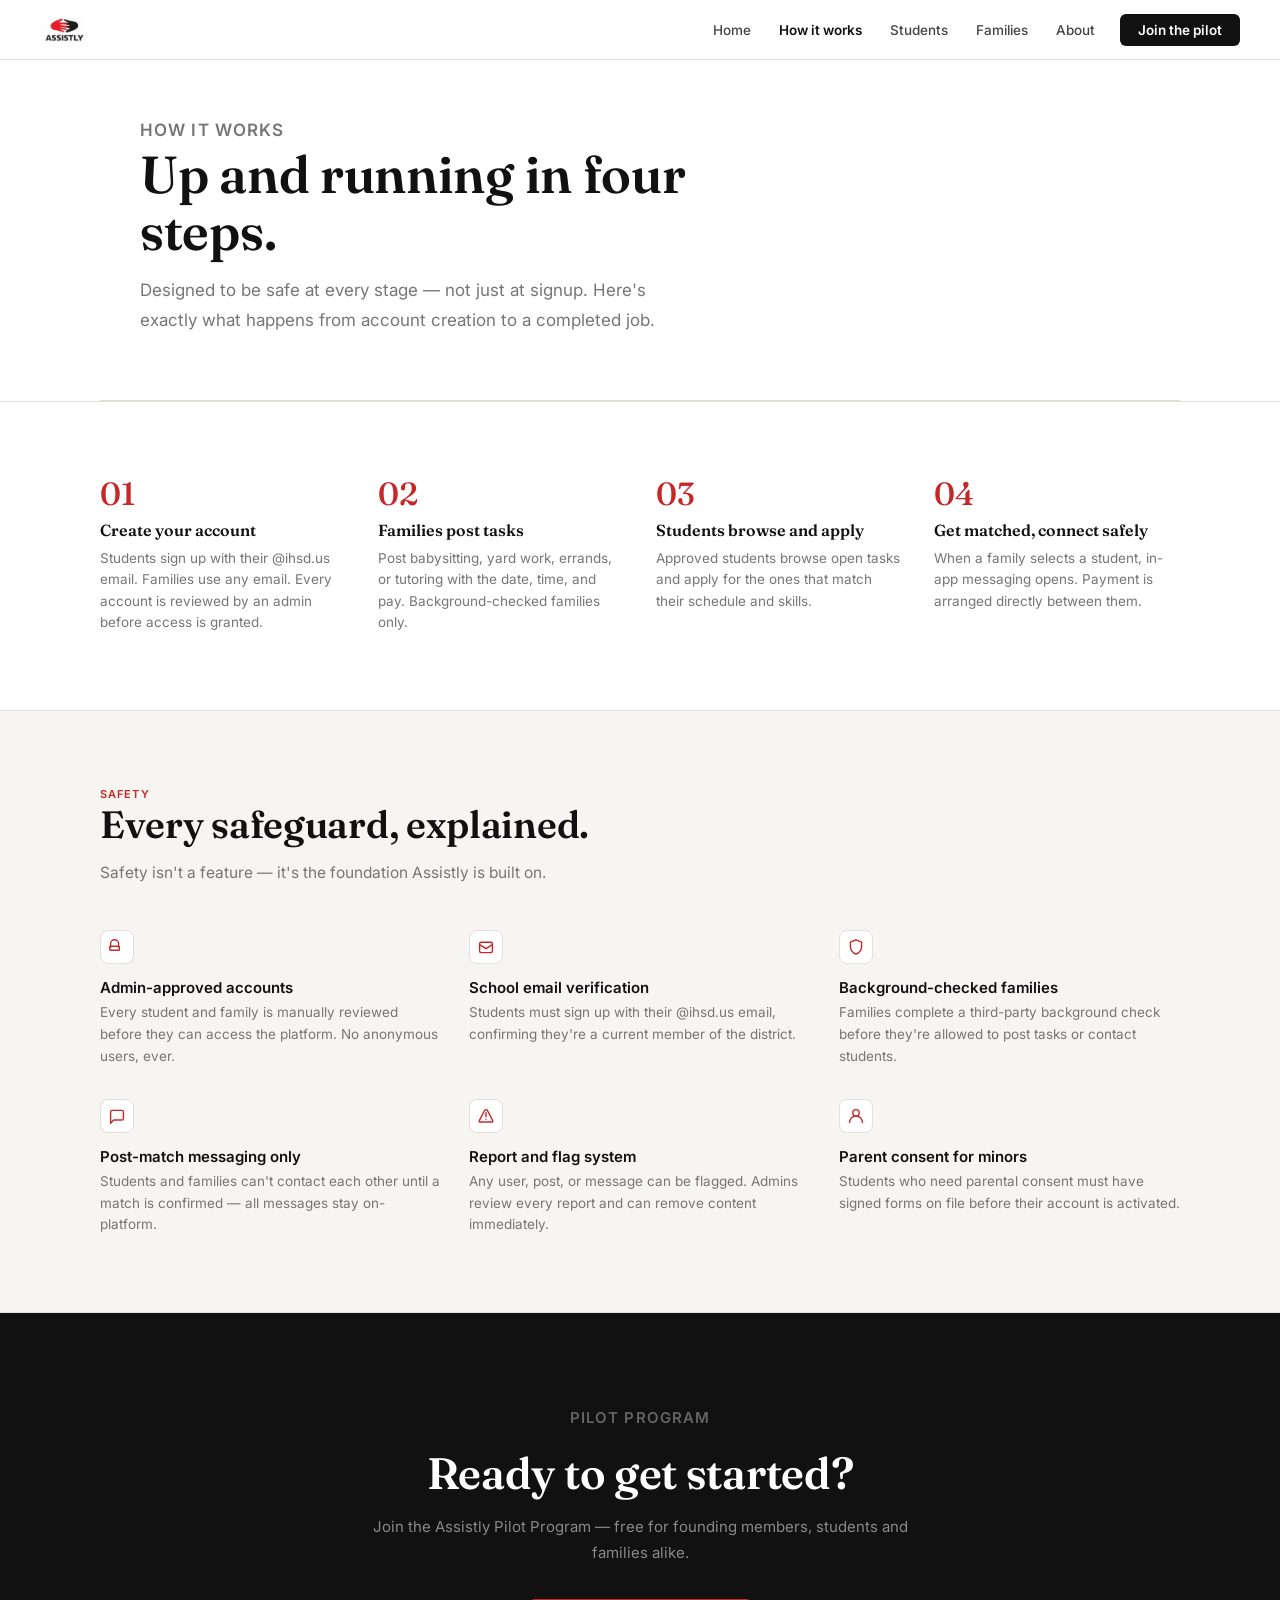
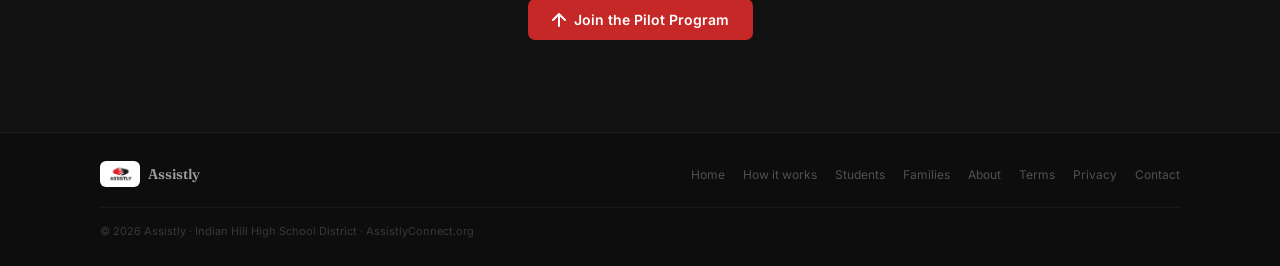
<file: how-it-works.html>
<!DOCTYPE html>
<html lang="en">
<head>
<meta charset="UTF-8">
<meta name="viewport" content="width=device-width,initial-scale=1">
<title>How It Works · Assistly</title>
<link rel="preconnect" href="https://fonts.googleapis.com">
<link rel="preconnect" href="https://fonts.gstatic.com" crossorigin>
<link href="https://fonts.googleapis.com/css2?family=Fraunces:opsz,wght@9..144,500;9..144,600;9..144,700;9..144,900&family=Inter:wght@400;500;600;700&display=swap" rel="stylesheet">
<link rel="stylesheet" href="assets/site.css">
<style>

h1 { font-size: clamp(32px, 4.5vw, 52px); font-weight: 600; line-height: 1.1; letter-spacing: -0.3px; max-width: 620px; margin-bottom: 16px; }

/* ─── Steps ────────────────────────────────────── */
.steps-section { padding: 76px 40px; border-bottom: 1px solid var(--line); }
.steps-inner { max-width: var(--max); margin: 0 auto; }
.steps { display: grid; grid-template-columns: repeat(4,1fr); gap: 32px; }
.step-n { font-family: "Fraunces", serif; font-size: 32px; font-weight: 500; color: var(--red); margin-bottom: 10px; line-height: 1; }
.step h3 { font-size: 16px; font-weight: 600; margin-bottom: 8px; letter-spacing: 0; }
.step p { font-size: 13.5px; color: var(--ink-3); line-height: 1.6; }

/* ─── Safety ───────────────────────────────────── */
.safety-section { padding: 76px 40px; background: var(--surface); border-bottom: 1px solid var(--line); }
.safety-inner { max-width: var(--max); margin: 0 auto; }
.safety-header { margin-bottom: 44px; }
.safety-header h2 { font-size: clamp(26px, 3.2vw, 38px); letter-spacing: -0.3px; }
.safety-list { display: grid; grid-template-columns: repeat(3,1fr); gap: 32px 28px; }
.safety-icon {
  width: 34px; height: 34px;
  background: var(--white); border: 1px solid var(--line); border-radius: 8px;
  display: flex; align-items: center; justify-content: center;
  margin-bottom: 14px;
}
.safety-icon svg { width: 16px; height: 16px; color: var(--red); }
.safety-item h4 { font-size: 15px; font-weight: 600; margin-bottom: 5px; letter-spacing: 0; }
.safety-item p { font-size: 13.5px; color: var(--ink-3); line-height: 1.6; }

/* ─── CTA ──────────────────────────────────────── */
.cta-section { padding: 92px 40px; background: var(--ink); }
.cta-inner { max-width: 580px; margin: 0 auto; text-align: center; }
.cta-inner .label { color: rgba(255,255,255,0.35); margin-bottom: 16px; }
.cta-inner h2 { color: #fff; margin-bottom: 14px; font-size: clamp(28px, 3.8vw, 44px); letter-spacing: -0.3px; }
.cta-inner p { font-size: 15px; color: rgba(255,255,255,0.5); line-height: 1.7; margin-bottom: 34px; }

@media (max-width: 860px) {
  .steps-section { padding: 56px 20px; }
  .steps { grid-template-columns: 1fr 1fr; gap: 28px; }
  .safety-section { padding: 56px 20px; }
  .safety-list { grid-template-columns: 1fr 1fr; }
  .cta-section { padding: 64px 20px; }
}
@media (max-width: 600px) {
  .steps { grid-template-columns: 1fr; }
  .safety-list { grid-template-columns: 1fr; }
}
</style>
</head>
<body>

<!-- NAV -->
<nav>
  <a href="/" class="nav-brand">
    <img src="assets/logo.png" alt="Assistly" class="nav-logo">
  </a>
  <div class="nav-links">
    <a href="index.html" class="nav-link">Home</a>
    <a href="how-it-works.html" class="nav-link active">How it works</a>
    <a href="students.html" class="nav-link">Students</a>
    <a href="families.html" class="nav-link">Families</a>
    <a href="about.html" class="nav-link">About</a>
    <a href="signup.html" class="nav-cta">Join the pilot</a>
  </div>
</nav>

<!-- PAGE HEADER -->
<div style="border-bottom: 1px solid var(--line);">
  <div class="page-header">
    <p class="label">How it works</p>
    <h1>Up and running in four steps.</h1>
    <p>Designed to be safe at every stage — not just at signup. Here's exactly what happens from account creation to a completed job.</p>
  </div>
</div>

<!-- STEPS -->
<section class="steps-section">
  <div class="steps-inner">
    <div class="steps">
      <div class="step">
        <div class="step-n">01</div>
        <h3>Create your account</h3>
        <p>Students sign up with their @ihsd.us email. Families use any email. Every account is reviewed by an admin before access is granted.</p>
      </div>
      <div class="step">
        <div class="step-n">02</div>
        <h3>Families post tasks</h3>
        <p>Post babysitting, yard work, errands, or tutoring with the date, time, and pay. Background-checked families only.</p>
      </div>
      <div class="step">
        <div class="step-n">03</div>
        <h3>Students browse and apply</h3>
        <p>Approved students browse open tasks and apply for the ones that match their schedule and skills.</p>
      </div>
      <div class="step">
        <div class="step-n">04</div>
        <h3>Get matched, connect safely</h3>
        <p>When a family selects a student, in-app messaging opens. Payment is arranged directly between them.</p>
      </div>
    </div>
  </div>
</section>

<!-- SAFETY -->
<section class="safety-section">
  <div class="safety-inner">
    <div class="safety-header">
      <p class="label">Safety</p>
      <h2>Every safeguard, explained.</h2>
      <p class="section-sub">Safety isn't a feature — it's the foundation Assistly is built on.</p>
    </div>
    <div class="safety-list">
      <div class="safety-item">
        <div class="safety-icon"><svg viewBox="0 0 20 20" fill="none" stroke="currentColor" stroke-width="1.75" stroke-linecap="round"><path d="M2 10V6a5 5 0 0110 0v4"/><rect x="1" y="9" width="12" height="5" rx="1"/></svg></div>
        <h4>Admin-approved accounts</h4>
        <p>Every student and family is manually reviewed before they can access the platform. No anonymous users, ever.</p>
      </div>
      <div class="safety-item">
        <div class="safety-icon"><svg viewBox="0 0 20 20" fill="none" stroke="currentColor" stroke-width="1.75" stroke-linecap="round"><rect x="2" y="4" width="16" height="13" rx="2"/><path d="M2 7l8 5 8-5"/></svg></div>
        <h4>School email verification</h4>
        <p>Students must sign up with their @ihsd.us email, confirming they're a current member of the district.</p>
      </div>
      <div class="safety-item">
        <div class="safety-icon"><svg viewBox="0 0 20 20" fill="none" stroke="currentColor" stroke-width="1.75" stroke-linecap="round"><path d="M10 1l7 3v5c0 5-3.5 8.5-7 10-3.5-1.5-7-5-7-10V4l7-3z"/></svg></div>
        <h4>Background-checked families</h4>
        <p>Families complete a third-party background check before they're allowed to post tasks or contact students.</p>
      </div>
      <div class="safety-item">
        <div class="safety-icon"><svg viewBox="0 0 20 20" fill="none" stroke="currentColor" stroke-width="1.75" stroke-linecap="round"><path d="M18 13a2 2 0 01-2 2H6l-4 4V5a2 2 0 012-2h12a2 2 0 012 2v8z"/></svg></div>
        <h4>Post-match messaging only</h4>
        <p>Students and families can't contact each other until a match is confirmed — all messages stay on-platform.</p>
      </div>
      <div class="safety-item">
        <div class="safety-icon"><svg viewBox="0 0 20 20" fill="none" stroke="currentColor" stroke-width="1.75" stroke-linecap="round"><path d="M10 6v5M10 14h.01"/><path d="M8.5 2.5L1.5 16a1 1 0 00.9 1.5h15.2a1 1 0 00.9-1.5L11.5 2.5a1 1 0 00-1.7 0z"/></svg></div>
        <h4>Report and flag system</h4>
        <p>Any user, post, or message can be flagged. Admins review every report and can remove content immediately.</p>
      </div>
      <div class="safety-item">
        <div class="safety-icon"><svg viewBox="0 0 20 20" fill="none" stroke="currentColor" stroke-width="1.75" stroke-linecap="round"><path d="M10 2a4 4 0 100 8 4 4 0 000-8zM2 18a8 8 0 0116 0"/></svg></div>
        <h4>Parent consent for minors</h4>
        <p>Students who need parental consent must have signed forms on file before their account is activated.</p>
      </div>
    </div>
  </div>
</section>

<!-- CTA -->
<section class="cta-section">
  <div class="cta-inner">
    <p class="label">Pilot Program</p>
    <h2>Ready to get started?</h2>
    <p>Join the Assistly Pilot Program — free for founding members, students and families alike.</p>
    <a href="signup.html" class="btn btn-red">
      <svg viewBox="0 0 14 14" fill="none" stroke="currentColor" stroke-width="2" stroke-linecap="round"><path d="M7 1v12M1 7l6-6 6 6"/></svg>
      Join the Pilot Program
    </a>
  </div>
</section>

<!-- FOOTER -->
<footer>
  <div class="footer-inner">
    <a href="index.html" class="footer-brand">
      <div class="footer-logo-wrap">
        <img src="assets/logo.png" alt="Assistly" class="footer-logo">
      </div>
      <span class="footer-name">Assistly</span>
    </a>
    <div class="footer-links">
      <a href="index.html" class="footer-link">Home</a>
      <a href="how-it-works.html" class="footer-link">How it works</a>
      <a href="students.html" class="footer-link">Students</a>
      <a href="families.html" class="footer-link">Families</a>
      <a href="about.html" class="footer-link">About</a>
      <a href="terms.html" class="footer-link">Terms</a>
      <a href="privacy.html" class="footer-link">Privacy</a>
      <a href="mailto:support@assistlyconnect.org" class="footer-link">Contact</a>
    </div>
    <p class="footer-copy">
      © 2026 Assistly · Indian Hill High School District · AssistlyConnect.org
    </p>
  </div>
</footer>

</body>
</html>
</file>
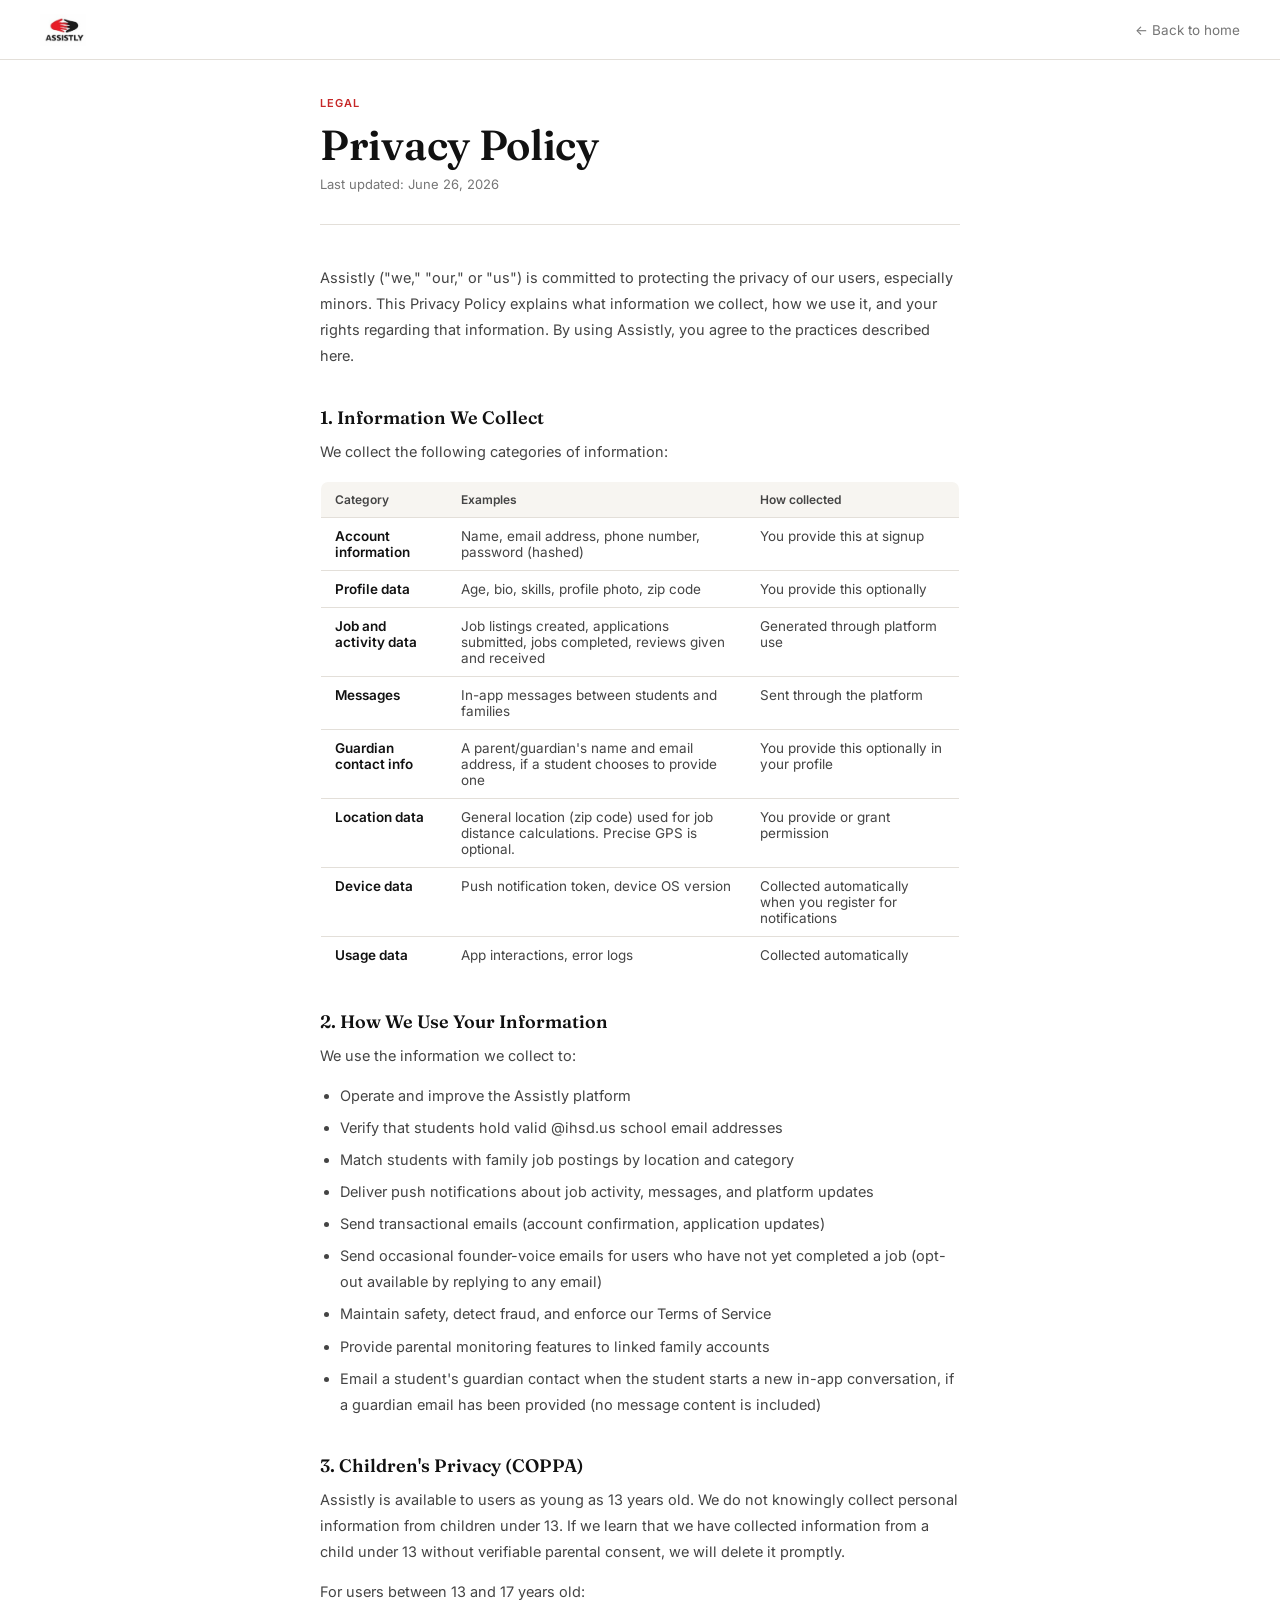
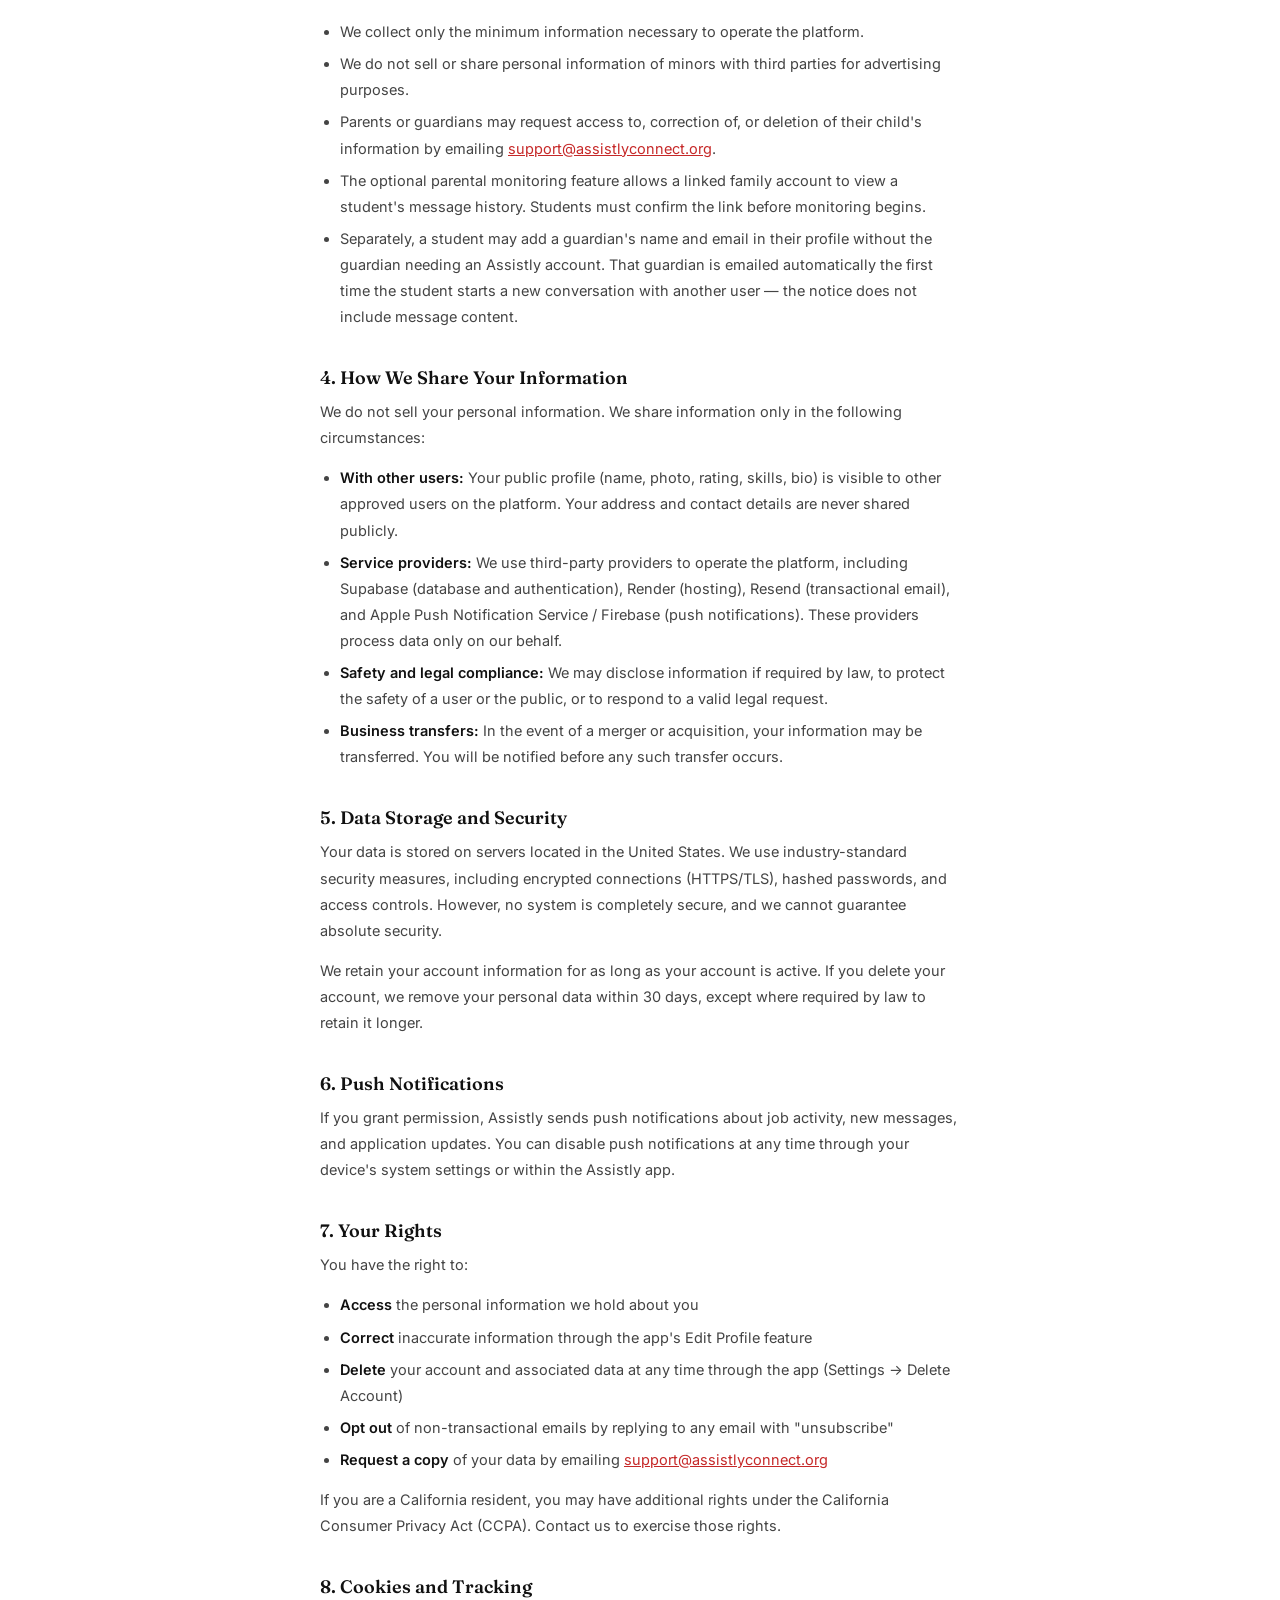
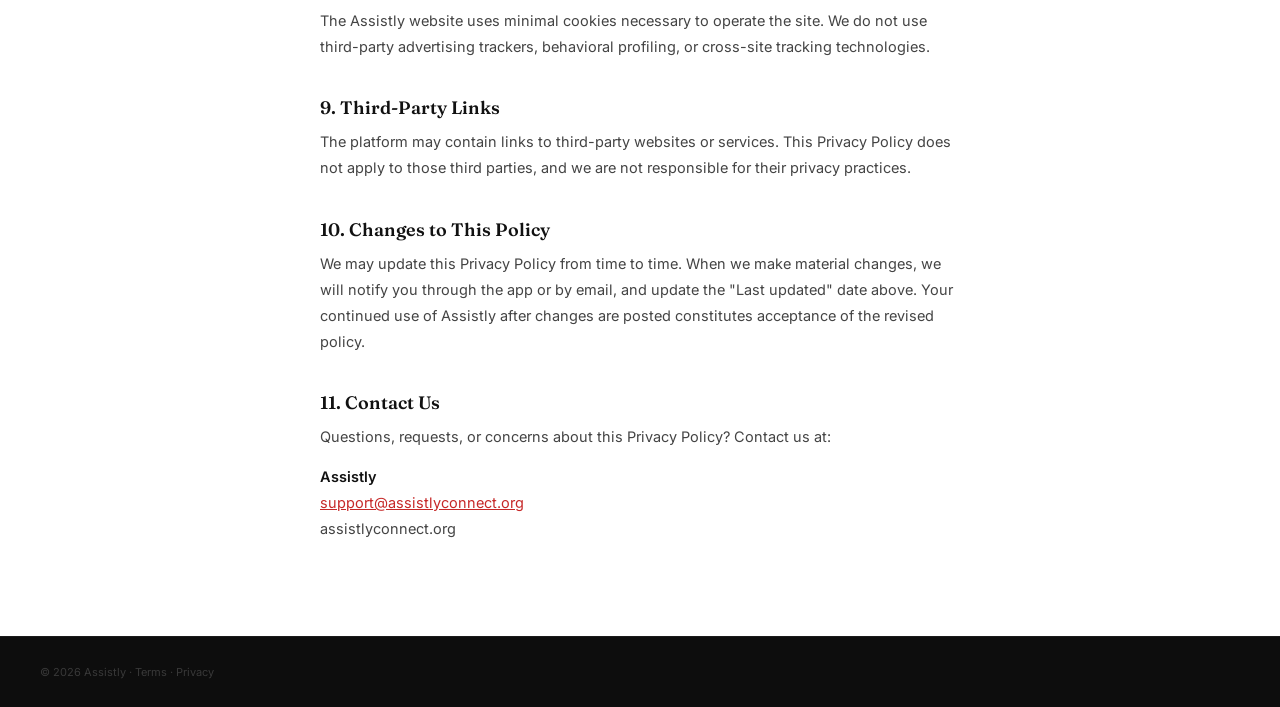
<file: privacy.html>
<!DOCTYPE html>
<html lang="en">
<head>
<meta charset="UTF-8">
<meta name="viewport" content="width=device-width,initial-scale=1">
<title>Privacy Policy · Assistly</title>
<link rel="preconnect" href="https://fonts.googleapis.com">
<link rel="preconnect" href="https://fonts.gstatic.com" crossorigin>
<link href="https://fonts.googleapis.com/css2?family=Fraunces:opsz,wght@9..144,500;9..144,600;9..144,700;9..144,900&family=Inter:wght@400;500;600;700&display=swap" rel="stylesheet">
<link rel="stylesheet" href="assets/site.css">
<style>
a { color: var(--red); }
.wrapper { max-width: 720px; margin: 0 auto; padding: 96px 40px 80px; }
.doc-label { font-size: 11px; font-weight: 600; letter-spacing: 1.1px; text-transform: uppercase; color: var(--red); margin-bottom: 12px; }
.doc-title { font-size: clamp(28px, 4vw, 42px); font-weight: 600; letter-spacing: -0.3px; margin-bottom: 8px; line-height: 1.1; }
.doc-date { font-size: 13px; color: var(--ink-3); margin-bottom: 40px; padding-bottom: 32px; border-bottom: 1px solid var(--line); }

.doc-body h2 { font-size: 18px; font-weight: 600; margin: 36px 0 10px; letter-spacing: 0; }
.doc-body p { font-size: 14.5px; color: var(--ink-2); line-height: 1.8; margin-bottom: 14px; }
.doc-body ul { padding-left: 20px; margin-bottom: 14px; }
.doc-body ul li { font-size: 14.5px; color: var(--ink-2); line-height: 1.8; margin-bottom: 6px; }
.doc-body strong { color: var(--ink); font-weight: 600; }
.doc-body a { color: var(--red); }

.data-table { width: 100%; border-collapse: collapse; margin: 16px 0 20px; border-radius: 8px; overflow: hidden; border: 1px solid var(--line); }
.data-table th { background: var(--surface); font-size: 12px; font-weight: 600; color: var(--ink-2); text-align: left; padding: 10px 14px; border-bottom: 1px solid var(--line); }
.data-table td { font-size: 13.5px; color: var(--ink-2); padding: 10px 14px; border-bottom: 1px solid var(--line); vertical-align: top; }
.data-table tr:last-child td { border-bottom: none; }

footer { text-align: center; }
.footer-copy { font-size: 11px; color: rgba(255,255,255,0.18); width: auto; border: none; padding: 0; margin: 0; }

@media (max-width: 600px) { .wrapper { padding: 80px 20px 60px; } .data-table th, .data-table td { padding: 8px 10px; } }
</style>
</head>
<body>

<nav>
  <a href="/" class="nav-brand">
    <img src="assets/logo.png" alt="Assistly" class="nav-logo">
  </a>
  <a href="/" class="nav-back">← Back to home</a>
</nav>

<div class="wrapper">
  <p class="doc-label">Legal</p>
  <h1 class="doc-title">Privacy Policy</h1>
  <p class="doc-date">Last updated: June 26, 2026</p>

  <div class="doc-body">

    <p>Assistly ("we," "our," or "us") is committed to protecting the privacy of our users, especially minors. This Privacy Policy explains what information we collect, how we use it, and your rights regarding that information. By using Assistly, you agree to the practices described here.</p>

    <h2>1. Information We Collect</h2>
    <p>We collect the following categories of information:</p>

    <table class="data-table">
      <thead>
        <tr>
          <th>Category</th>
          <th>Examples</th>
          <th>How collected</th>
        </tr>
      </thead>
      <tbody>
        <tr>
          <td><strong>Account information</strong></td>
          <td>Name, email address, phone number, password (hashed)</td>
          <td>You provide this at signup</td>
        </tr>
        <tr>
          <td><strong>Profile data</strong></td>
          <td>Age, bio, skills, profile photo, zip code</td>
          <td>You provide this optionally</td>
        </tr>
        <tr>
          <td><strong>Job and activity data</strong></td>
          <td>Job listings created, applications submitted, jobs completed, reviews given and received</td>
          <td>Generated through platform use</td>
        </tr>
        <tr>
          <td><strong>Messages</strong></td>
          <td>In-app messages between students and families</td>
          <td>Sent through the platform</td>
        </tr>
        <tr>
          <td><strong>Guardian contact info</strong></td>
          <td>A parent/guardian's name and email address, if a student chooses to provide one</td>
          <td>You provide this optionally in your profile</td>
        </tr>
        <tr>
          <td><strong>Location data</strong></td>
          <td>General location (zip code) used for job distance calculations. Precise GPS is optional.</td>
          <td>You provide or grant permission</td>
        </tr>
        <tr>
          <td><strong>Device data</strong></td>
          <td>Push notification token, device OS version</td>
          <td>Collected automatically when you register for notifications</td>
        </tr>
        <tr>
          <td><strong>Usage data</strong></td>
          <td>App interactions, error logs</td>
          <td>Collected automatically</td>
        </tr>
      </tbody>
    </table>

    <h2>2. How We Use Your Information</h2>
    <p>We use the information we collect to:</p>
    <ul>
      <li>Operate and improve the Assistly platform</li>
      <li>Verify that students hold valid @ihsd.us school email addresses</li>
      <li>Match students with family job postings by location and category</li>
      <li>Deliver push notifications about job activity, messages, and platform updates</li>
      <li>Send transactional emails (account confirmation, application updates)</li>
      <li>Send occasional founder-voice emails for users who have not yet completed a job (opt-out available by replying to any email)</li>
      <li>Maintain safety, detect fraud, and enforce our Terms of Service</li>
      <li>Provide parental monitoring features to linked family accounts</li>
      <li>Email a student's guardian contact when the student starts a new in-app conversation, if a guardian email has been provided (no message content is included)</li>
    </ul>

    <h2>3. Children's Privacy (COPPA)</h2>
    <p>Assistly is available to users as young as 13 years old. We do not knowingly collect personal information from children under 13. If we learn that we have collected information from a child under 13 without verifiable parental consent, we will delete it promptly.</p>
    <p>For users between 13 and 17 years old:</p>
    <ul>
      <li>We collect only the minimum information necessary to operate the platform.</li>
      <li>We do not sell or share personal information of minors with third parties for advertising purposes.</li>
      <li>Parents or guardians may request access to, correction of, or deletion of their child's information by emailing <a href="mailto:support@assistlyconnect.org">support@assistlyconnect.org</a>.</li>
      <li>The optional parental monitoring feature allows a linked family account to view a student's message history. Students must confirm the link before monitoring begins.</li>
      <li>Separately, a student may add a guardian's name and email in their profile without the guardian needing an Assistly account. That guardian is emailed automatically the first time the student starts a new conversation with another user — the notice does not include message content.</li>
    </ul>

    <h2>4. How We Share Your Information</h2>
    <p>We do not sell your personal information. We share information only in the following circumstances:</p>
    <ul>
      <li><strong>With other users:</strong> Your public profile (name, photo, rating, skills, bio) is visible to other approved users on the platform. Your address and contact details are never shared publicly.</li>
      <li><strong>Service providers:</strong> We use third-party providers to operate the platform, including Supabase (database and authentication), Render (hosting), Resend (transactional email), and Apple Push Notification Service / Firebase (push notifications). These providers process data only on our behalf.</li>
      <li><strong>Safety and legal compliance:</strong> We may disclose information if required by law, to protect the safety of a user or the public, or to respond to a valid legal request.</li>
      <li><strong>Business transfers:</strong> In the event of a merger or acquisition, your information may be transferred. You will be notified before any such transfer occurs.</li>
    </ul>

    <h2>5. Data Storage and Security</h2>
    <p>Your data is stored on servers located in the United States. We use industry-standard security measures, including encrypted connections (HTTPS/TLS), hashed passwords, and access controls. However, no system is completely secure, and we cannot guarantee absolute security.</p>
    <p>We retain your account information for as long as your account is active. If you delete your account, we remove your personal data within 30 days, except where required by law to retain it longer.</p>

    <h2>6. Push Notifications</h2>
    <p>If you grant permission, Assistly sends push notifications about job activity, new messages, and application updates. You can disable push notifications at any time through your device's system settings or within the Assistly app.</p>

    <h2>7. Your Rights</h2>
    <p>You have the right to:</p>
    <ul>
      <li><strong>Access</strong> the personal information we hold about you</li>
      <li><strong>Correct</strong> inaccurate information through the app's Edit Profile feature</li>
      <li><strong>Delete</strong> your account and associated data at any time through the app (Settings → Delete Account)</li>
      <li><strong>Opt out</strong> of non-transactional emails by replying to any email with "unsubscribe"</li>
      <li><strong>Request a copy</strong> of your data by emailing <a href="mailto:support@assistlyconnect.org">support@assistlyconnect.org</a></li>
    </ul>
    <p>If you are a California resident, you may have additional rights under the California Consumer Privacy Act (CCPA). Contact us to exercise those rights.</p>

    <h2>8. Cookies and Tracking</h2>
    <p>The Assistly website uses minimal cookies necessary to operate the site. We do not use third-party advertising trackers, behavioral profiling, or cross-site tracking technologies.</p>

    <h2>9. Third-Party Links</h2>
    <p>The platform may contain links to third-party websites or services. This Privacy Policy does not apply to those third parties, and we are not responsible for their privacy practices.</p>

    <h2>10. Changes to This Policy</h2>
    <p>We may update this Privacy Policy from time to time. When we make material changes, we will notify you through the app or by email, and update the "Last updated" date above. Your continued use of Assistly after changes are posted constitutes acceptance of the revised policy.</p>

    <h2>11. Contact Us</h2>
    <p>Questions, requests, or concerns about this Privacy Policy? Contact us at:</p>
    <p>
      <strong>Assistly</strong><br>
      <a href="mailto:support@assistlyconnect.org">support@assistlyconnect.org</a><br>
      assistlyconnect.org
    </p>

  </div>
</div>

<footer>
  <p class="footer-copy">© 2026 Assistly · <a href="/terms">Terms</a> · <a href="/privacy">Privacy</a></p>
</footer>

</body>
</html>
</file>
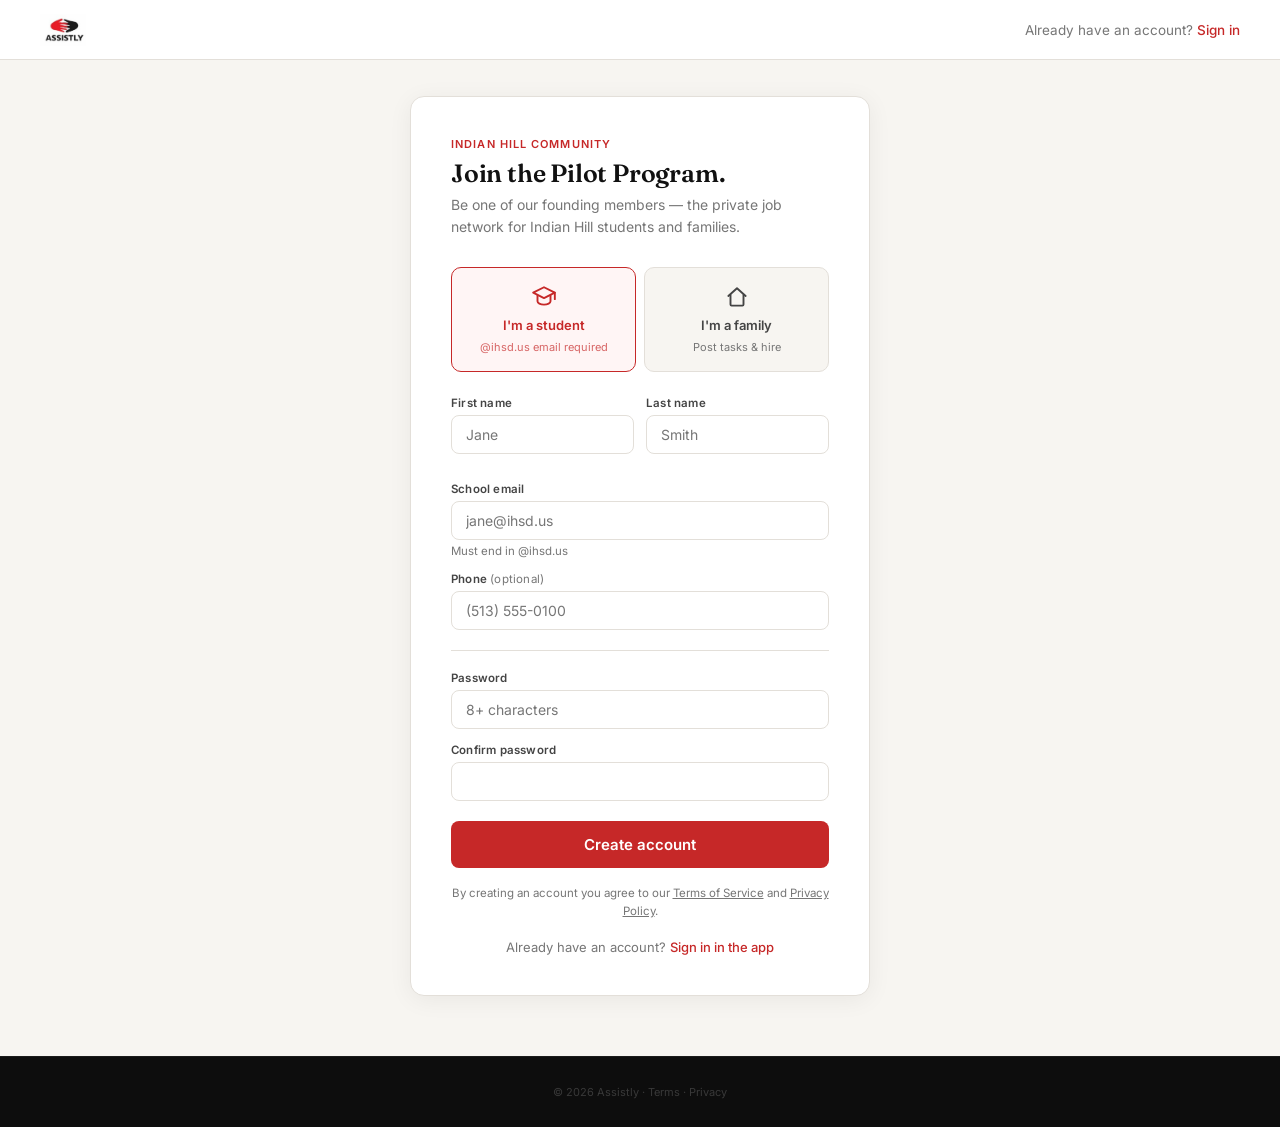
<file: signup.html>
<!DOCTYPE html>
<html lang="en">
<head>
<meta charset="UTF-8">
<meta name="viewport" content="width=device-width,initial-scale=1">
<title>Create Account · Assistly</title>
<link rel="preconnect" href="https://fonts.googleapis.com">
<link rel="preconnect" href="https://fonts.gstatic.com" crossorigin>
<link href="https://fonts.googleapis.com/css2?family=Fraunces:opsz,wght@9..144,500;9..144,600;9..144,700;9..144,900&family=Inter:wght@400;500;600;700&display=swap" rel="stylesheet">
<link rel="stylesheet" href="assets/site.css">
<style>

:root { --green: #2D6A4F; }

body { background: var(--surface); min-height: 100vh; }

/* ─── Page shell ───────────────────────────────── */
.page { min-height: 100vh; display: flex; align-items: flex-start; justify-content: center; padding: 96px 20px 60px; }
.card {
  background: var(--white);
  border: 1px solid var(--line);
  border-radius: 14px;
  padding: 40px;
  width: 100%; max-width: 460px;
  box-shadow: 0 4px 24px rgba(0,0,0,0.06);
}

/* ─── Header ───────────────────────────────────── */
.card-header { margin-bottom: 28px; }
.card-label { font-size: 11px; font-weight: 600; letter-spacing: 1.1px; text-transform: uppercase; color: var(--red); margin-bottom: 8px; }
.card-title { font-family: "Fraunces", serif; font-size: 25px; font-weight: 600; color: var(--ink); letter-spacing: -0.2px; line-height: 1.15; margin-bottom: 6px; }
.card-sub { font-size: 14px; color: var(--ink-3); line-height: 1.6; }

/* ─── Role tabs ────────────────────────────────── */
.role-tabs { display: grid; grid-template-columns: 1fr 1fr; gap: 8px; margin-bottom: 24px; }
.role-tab {
  display: flex; flex-direction: column; align-items: center; gap: 7px;
  padding: 16px 12px;
  border: 1.5px solid var(--line);
  border-radius: 10px;
  background: var(--surface);
  cursor: pointer;
  transition: all 0.15s;
  user-select: none;
}
.role-tab.active { border-color: var(--red); background: #FFF5F5; }
.role-tab-icon {
  width: 26px; height: 26px;
  display: flex; align-items: center; justify-content: center;
  color: var(--ink-2);
}
.role-tab-icon svg { width: 100%; height: 100%; }
.role-tab.active .role-tab-icon { color: var(--red); }
.role-tab-label { font-size: 13px; font-weight: 600; color: var(--ink-2); }
.role-tab.active .role-tab-label { color: var(--red); }
.role-tab-note { font-size: 11px; color: var(--ink-3); text-align: center; line-height: 1.4; }
.role-tab.active .role-tab-note { color: var(--red); opacity: 0.7; }

/* ─── Form ─────────────────────────────────────── */
.form-row { display: grid; grid-template-columns: 1fr 1fr; gap: 12px; margin-bottom: 14px; }
.field { margin-bottom: 14px; }
.field:last-of-type { margin-bottom: 0; }
label { display: block; font-size: 11.5px; font-weight: 600; color: var(--ink-2); margin-bottom: 5px; letter-spacing: 0.2px; }
input {
  width: 100%;
  font-family: "Inter", sans-serif;
  font-size: 14px; color: var(--ink);
  padding: 10px 14px;
  border: 1.5px solid var(--line);
  border-radius: 8px;
  background: var(--white);
  outline: none;
  transition: border-color 0.15s;
  -webkit-appearance: none;
}
input:focus { border-color: var(--red); }
input.error { border-color: #E53935; }
input::placeholder { color: var(--ink-3); }
.field-error { font-size: 11.5px; color: #C62828; margin-top: 4px; display: none; }
.field-note { font-size: 11.5px; color: var(--ink-3); margin-top: 4px; }

.divider { border: none; border-top: 1px solid var(--line); margin: 20px 0; }

/* ─── Submit ───────────────────────────────────── */
.submit-btn {
  display: flex; align-items: center; justify-content: center; gap: 8px;
  width: 100%;
  font-family: "Inter", sans-serif;
  font-size: 15px; font-weight: 600; color: #fff;
  background: var(--red);
  border: none; border-radius: 8px;
  padding: 14px;
  cursor: pointer;
  margin-top: 20px;
  transition: background 0.15s, opacity 0.15s;
}
.submit-btn:hover { background: var(--red-mid); }
.submit-btn:disabled { opacity: 0.55; cursor: not-allowed; }
.spinner {
  width: 16px; height: 16px;
  border: 2px solid rgba(255,255,255,0.4);
  border-top-color: #fff;
  border-radius: 50%;
  animation: spin 0.65s linear infinite;
  display: none;
}
@keyframes spin { to { transform: rotate(360deg); } }

.global-error {
  background: #FFF5F5; border: 1px solid #FFCDD2; border-radius: 8px;
  padding: 12px 14px; font-size: 13px; color: #C62828; line-height: 1.5;
  margin-top: 14px; display: none;
}

/* ─── Success ──────────────────────────────────── */
.success-state { display: none; text-align: center; padding: 8px 0; }
.success-icon {
  width: 64px; height: 64px;
  background: #D8F3DC; border-radius: 50%;
  display: flex; align-items: center; justify-content: center;
  margin: 0 auto 20px;
}
.success-icon svg { width: 30px; height: 30px; color: var(--green); }
.success-state h2 { font-size: 22px; font-weight: 600; letter-spacing: -0.1px; margin-bottom: 8px; }
.success-state p { font-size: 14px; color: var(--ink-3); line-height: 1.65; margin-bottom: 20px; }
.success-note {
  background: var(--surface); border: 1px solid var(--line); border-radius: 8px;
  padding: 14px 16px; font-size: 13px; color: var(--ink-2); line-height: 1.55;
  text-align: left; margin-bottom: 20px;
}
.success-note strong { color: var(--ink); }
.app-store-btn {
  display: inline-flex; align-items: center; justify-content: center; gap: 10px;
  background: var(--ink); color: #fff;
  text-decoration: none;
  padding: 13px 24px; border-radius: 8px;
  font-size: 14px; font-weight: 600;
  transition: background 0.15s;
}
.app-store-btn:hover { background: #333; }
.app-store-btn svg { width: 18px; height: 18px; }

.login-link { margin-top: 18px; text-align: center; font-size: 13px; color: var(--ink-3); }
.login-link a { color: var(--red); font-weight: 500; text-decoration: none; }

.legal { font-size: 11.5px; color: var(--ink-3); text-align: center; margin-top: 16px; line-height: 1.6; }
.legal a { color: var(--ink-3); text-decoration: underline; }

footer { text-align: center; }
.footer-copy { font-size: 11px; color: rgba(255,255,255,0.18); width: auto; border: none; padding: 0; margin: 0; text-align: center; }

@media (max-width: 600px) {
  .card { padding: 28px 20px; }
  .form-row { grid-template-columns: 1fr; gap: 0; }
  .form-row .field { margin-bottom: 14px; }
}
</style>
</head>
<body>

<nav>
  <a href="/" class="nav-brand">
    <img src="assets/logo.png" alt="Assistly" class="nav-logo">
  </a>
  <div class="nav-right">
    Already have an account? <a href="/">Sign in</a>
  </div>
</nav>

<div class="page">
  <div class="card">

    <!-- Form state -->
    <div id="formState">
      <div class="card-header">
        <p class="card-label">Indian Hill Community</p>
        <p class="card-title">Join the Pilot Program.</p>
        <p class="card-sub">Be one of our founding members — the private job network for Indian Hill students and families.</p>
      </div>

      <!-- Role tabs -->
      <div class="role-tabs" role="group" aria-label="Account type">
        <div class="role-tab active" id="tabStudent" onclick="setRole('student')" role="button" tabindex="0">
          <span class="role-tab-icon">
            <svg viewBox="0 0 24 24" fill="none" stroke="currentColor" stroke-width="1.75" stroke-linecap="round" stroke-linejoin="round"><path d="M12 3L2 8l10 5 10-5-10-5z"/><path d="M6 10.5V16c0 1.5 2.5 3 6 3s6-1.5 6-3v-5.5"/><path d="M22 8v6"/></svg>
          </span>
          <span class="role-tab-label">I'm a student</span>
          <span class="role-tab-note">@ihsd.us email required</span>
        </div>
        <div class="role-tab" id="tabFamily" onclick="setRole('family')" role="button" tabindex="0">
          <span class="role-tab-icon">
            <svg viewBox="0 0 24 24" fill="none" stroke="currentColor" stroke-width="1.75" stroke-linecap="round" stroke-linejoin="round"><path d="M4 11l8-7 8 7"/><path d="M6 10v9a1 1 0 001 1h10a1 1 0 001-1v-9"/></svg>
          </span>
          <span class="role-tab-label">I'm a family</span>
          <span class="role-tab-note">Post tasks & hire</span>
        </div>
      </div>

      <form id="signupForm" novalidate>
        <div class="form-row">
          <div class="field">
            <label for="firstName">First name</label>
            <input type="text" id="firstName" placeholder="Jane" autocomplete="given-name">
            <p class="field-error" id="firstNameErr">Required</p>
          </div>
          <div class="field">
            <label for="lastName">Last name</label>
            <input type="text" id="lastName" placeholder="Smith" autocomplete="family-name">
            <p class="field-error" id="lastNameErr">Required</p>
          </div>
        </div>

        <div class="field">
          <label for="email" id="emailLabel">School email</label>
          <input type="email" id="email" placeholder="jane@ihsd.us" autocomplete="email">
          <p class="field-note" id="emailNote">Must end in @ihsd.us</p>
          <p class="field-error" id="emailErr">Enter a valid @ihsd.us email</p>
        </div>

        <div class="field">
          <label for="phone">Phone <span style="color:var(--ink-3);font-weight:400">(optional)</span></label>
          <input type="tel" id="phone" placeholder="(513) 555-0100" autocomplete="tel">
        </div>

        <hr class="divider">

        <div class="field">
          <label for="password">Password</label>
          <input type="password" id="password" placeholder="8+ characters" autocomplete="new-password">
          <p class="field-error" id="passwordErr">Password must be at least 8 characters</p>
        </div>

        <div class="field">
          <label for="confirm">Confirm password</label>
          <input type="password" id="confirm" placeholder="" autocomplete="new-password">
          <p class="field-error" id="confirmErr">Passwords don't match</p>
        </div>

        <div class="global-error" id="globalErr"></div>

        <button type="submit" class="submit-btn" id="submitBtn">
          <div class="spinner" id="spinner"></div>
          <span id="submitLabel">Create account</span>
        </button>

        <p class="legal">
          By creating an account you agree to our
          <a href="/terms">Terms of Service</a> and <a href="/privacy">Privacy Policy</a>.
        </p>
      </form>

      <p class="login-link">Already have an account? <a href="/">Sign in in the app</a></p>
    </div>

    <!-- Success state -->
    <div class="success-state" id="successState">
      <div class="success-icon">
        <svg viewBox="0 0 30 30" fill="none" stroke="currentColor" stroke-width="2.5" stroke-linecap="round">
          <path d="M4 16l8 8L26 6"/>
        </svg>
      </div>
      <h2>Account created!</h2>
      <p>Your account is pending approval. An admin will review and activate it shortly — you'll be notified by email.</p>
      <div class="success-note">
        <strong>Next step:</strong> Download the Assistly app on your iPhone to sign in and get started once your account is approved.
      </div>
      <a href="https://apps.apple.com/us/app/assistly/id6746823559" class="app-store-btn">
        <svg viewBox="0 0 18 18" fill="currentColor"><path d="M11.22 3.06c.76-.92 1.28-2.2 1.14-3.5-1.1.06-2.44.76-3.23 1.7-.7.81-1.32 2.13-1.15 3.38 1.22.1 2.47-.62 3.24-1.58zM12.35 4.9c-1.8-.11-3.33 1.02-4.19 1.02-.87 0-2.18-.97-3.6-.94C2.78 5.02 1.1 6.05.36 7.67c-1.5 2.6-.4 6.46 1.07 8.57.7 1.04 1.55 2.18 2.66 2.14 1.06-.04 1.48-.68 2.78-.68 1.29 0 1.67.68 2.79.66 1.14-.02 1.86-1.04 2.57-2.08.8-1.18 1.13-2.33 1.15-2.39-.02-.02-2.21-.85-2.23-3.38-.02-2.11 1.72-3.12 1.8-3.18-.98-1.46-2.5-1.62-3.06-1.66l.46.02z"/></svg>
        Download on the App Store
      </a>
    </div>

  </div>
</div>

<footer>
  <p class="footer-copy">© 2026 Assistly · <a href="/terms">Terms</a> · <a href="/privacy">Privacy</a></p>
</footer>

<script>
const API = 'https://assistly-backend-8ain.onrender.com';
let role = 'student';

function setRole(r) {
  role = r;
  document.getElementById('tabStudent').classList.toggle('active', r === 'student');
  document.getElementById('tabFamily').classList.toggle('active', r === 'family');
  const emailLabel = document.getElementById('emailLabel');
  const emailNote  = document.getElementById('emailNote');
  const emailInput = document.getElementById('email');
  if (r === 'student') {
    emailLabel.textContent = 'School email';
    emailNote.textContent = 'Must end in @ihsd.us';
    emailInput.placeholder = 'jane@ihsd.us';
  } else {
    emailLabel.textContent = 'Email address';
    emailNote.textContent = '';
    emailInput.placeholder = 'jane@example.com';
  }
}

// Tab keyboard support
document.querySelectorAll('.role-tab').forEach(tab => {
  tab.addEventListener('keydown', e => {
    if (e.key === 'Enter' || e.key === ' ') {
      e.preventDefault();
      tab.click();
    }
  });
});

function showError(fieldId, errId, msg) {
  const el = document.getElementById(fieldId);
  const err = document.getElementById(errId);
  el.classList.add('error');
  if (msg) err.textContent = msg;
  err.style.display = 'block';
  return false;
}

function clearErrors() {
  document.querySelectorAll('input').forEach(i => i.classList.remove('error'));
  document.querySelectorAll('.field-error').forEach(e => e.style.display = 'none');
  const ge = document.getElementById('globalErr');
  ge.style.display = 'none'; ge.textContent = '';
}

function validate() {
  clearErrors();
  let ok = true;
  const fn = document.getElementById('firstName').value.trim();
  const ln = document.getElementById('lastName').value.trim();
  const em = document.getElementById('email').value.trim().toLowerCase();
  const pw = document.getElementById('password').value;
  const cf = document.getElementById('confirm').value;

  if (!fn) ok = showError('firstName', 'firstNameErr', 'Required');
  if (!ln) ok = showError('lastName',  'lastNameErr',  'Required');

  if (!em) {
    ok = showError('email', 'emailErr', 'Email is required');
  } else if (role === 'student' && !em.endsWith('@ihsd.us')) {
    ok = showError('email', 'emailErr', 'Students must use their @ihsd.us school email');
  } else if (!/^[^\s@]+@[^\s@]+\.[^\s@]+$/.test(em)) {
    ok = showError('email', 'emailErr', 'Enter a valid email address');
  }

  if (pw.length < 8) ok = showError('password', 'passwordErr', 'Password must be at least 8 characters');
  else if (pw !== cf) ok = showError('confirm', 'confirmErr', "Passwords don't match");

  return ok;
}

function setLoading(on) {
  const btn = document.getElementById('submitBtn');
  const spinner = document.getElementById('spinner');
  const label = document.getElementById('submitLabel');
  btn.disabled = on;
  spinner.style.display = on ? 'block' : 'none';
  label.textContent = on ? 'Creating account…' : 'Create account';
}

document.getElementById('signupForm').addEventListener('submit', async function(e) {
  e.preventDefault();
  if (!validate()) return;

  setLoading(true);

  const body = {
    firstName: document.getElementById('firstName').value.trim(),
    lastName:  document.getElementById('lastName').value.trim(),
    email:     document.getElementById('email').value.trim().toLowerCase(),
    phone:     document.getElementById('phone').value.trim() || undefined,
    password:  document.getElementById('password').value,
    role:      role === 'student' ? 'worker' : 'poster',
  };

  try {
    const res = await fetch(`${API}/api/auth/register`, {
      method: 'POST',
      headers: { 'Content-Type': 'application/json' },
      body: JSON.stringify(body),
    });
    const data = await res.json();

    if (data.alreadyExists) {
      const ge = document.getElementById('globalErr');
      ge.textContent = 'An account with this email already exists. Please sign in through the app.';
      ge.style.display = 'block';
      setLoading(false);
      return;
    }

    if (data.error) {
      const ge = document.getElementById('globalErr');
      ge.textContent = data.error;
      ge.style.display = 'block';
      setLoading(false);
      return;
    }

    if (data.success || data.token) {
      document.getElementById('formState').style.display = 'none';
      document.getElementById('successState').style.display = 'block';
      return;
    }

    throw new Error('Unexpected response');
  } catch (err) {
    const ge = document.getElementById('globalErr');
    ge.textContent = 'Something went wrong. Please try again or email support@assistlyconnect.org.';
    ge.style.display = 'block';
    setLoading(false);
  }
});
</script>
</body>
</html>
</file>
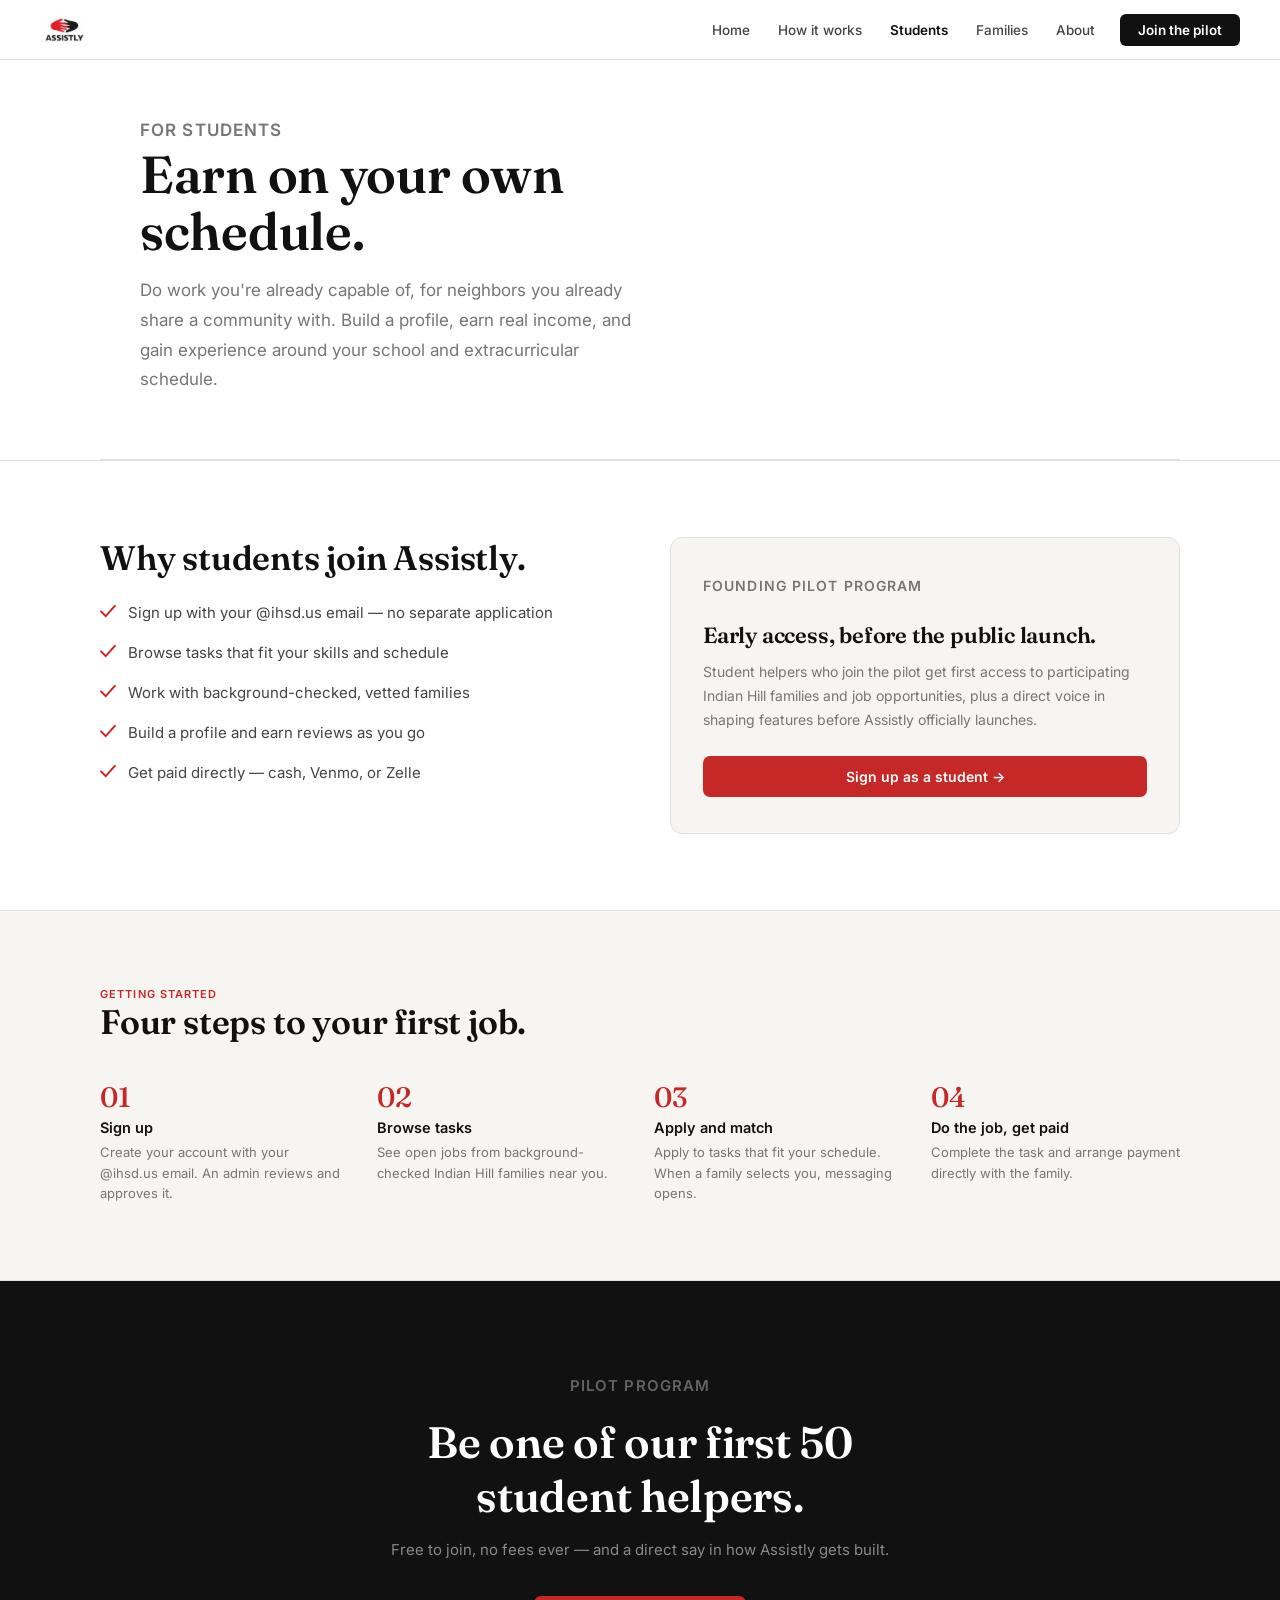
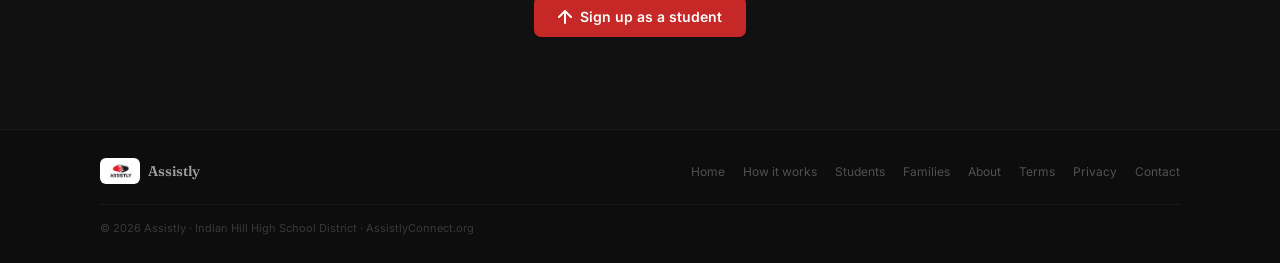
<file: students.html>
<!DOCTYPE html>
<html lang="en">
<head>
<meta charset="UTF-8">
<meta name="viewport" content="width=device-width,initial-scale=1">
<title>For Students · Assistly</title>
<link rel="preconnect" href="https://fonts.googleapis.com">
<link rel="preconnect" href="https://fonts.gstatic.com" crossorigin>
<link href="https://fonts.googleapis.com/css2?family=Fraunces:opsz,wght@9..144,500;9..144,600;9..144,700;9..144,900&family=Inter:wght@400;500;600;700&display=swap" rel="stylesheet">
<link rel="stylesheet" href="assets/site.css">
<style>

h1 { font-size: clamp(32px, 4.5vw, 52px); font-weight: 600; line-height: 1.1; letter-spacing: -0.3px; max-width: 620px; margin-bottom: 16px; }

/* ─── Benefits ─────────────────────────────────── */
.benefits-section { padding: 76px 40px; border-bottom: 1px solid var(--line); }
.benefits-inner { max-width: var(--max); margin: 0 auto; display: grid; grid-template-columns: 1fr 1fr; gap: 60px; align-items: start; }
.benefits-inner h2 { font-size: clamp(24px, 3vw, 34px); letter-spacing: -0.2px; margin-bottom: 22px; }
.benefits-list { list-style: none; display: flex; flex-direction: column; gap: 16px; }
.benefits-list li { display: flex; align-items: flex-start; gap: 12px; font-size: 15px; color: var(--ink-2); line-height: 1.6; }
.benefits-list li svg { width: 16px; height: 16px; color: var(--red); flex-shrink: 0; margin-top: 2px; }
.benefits-panel { background: var(--surface); border: 1px solid var(--line); border-radius: 12px; padding: 36px 32px; }
.benefits-panel-tag { font-size: 11px; font-weight: 600; letter-spacing: 1.1px; text-transform: uppercase; color: var(--red); margin-bottom: 16px; }
.benefits-panel h3 { font-family: "Fraunces", serif; font-size: 22px; font-weight: 600; color: var(--ink); letter-spacing: -0.2px; margin-bottom: 12px; line-height: 1.2; }
.benefits-panel p { font-size: 14px; color: var(--ink-3); line-height: 1.7; margin-bottom: 24px; }
.benefits-panel .btn { width: 100%; justify-content: center; }

/* ─── Steps for you ─────────────────────────────── */
.steps-section { padding: 76px 40px; background: var(--surface); border-bottom: 1px solid var(--line); }
.steps-inner { max-width: var(--max); margin: 0 auto; }
.steps-header { margin-bottom: 40px; }
.steps-header h2 { font-size: clamp(24px, 3vw, 34px); letter-spacing: -0.2px; }
.steps { display: grid; grid-template-columns: repeat(4,1fr); gap: 28px; }
.step-n { font-family: "Fraunces", serif; font-size: 28px; font-weight: 500; color: var(--red); margin-bottom: 8px; line-height: 1; }
.step h4 { font-size: 14.5px; font-weight: 600; color: var(--ink); margin-bottom: 6px; letter-spacing: 0; }
.step p { font-size: 13px; color: var(--ink-3); line-height: 1.6; }

/* ─── CTA ──────────────────────────────────────── */
.cta-section { padding: 92px 40px; background: var(--ink); }
.cta-inner { max-width: 580px; margin: 0 auto; text-align: center; }
.cta-inner .label { color: rgba(255,255,255,0.35); margin-bottom: 16px; }
.cta-inner h2 { color: #fff; margin-bottom: 14px; font-size: clamp(28px, 3.8vw, 44px); letter-spacing: -0.3px; }
.cta-inner p { font-size: 15px; color: rgba(255,255,255,0.5); line-height: 1.7; margin-bottom: 34px; }

@media (max-width: 860px) {
  .benefits-section { padding: 56px 20px; }
  .benefits-inner { grid-template-columns: 1fr; gap: 36px; }
  .steps-section { padding: 56px 20px; }
  .steps { grid-template-columns: 1fr 1fr; }
  .cta-section { padding: 64px 20px; }
}
@media (max-width: 600px) { .steps { grid-template-columns: 1fr; } }
</style>
</head>
<body>

<!-- NAV -->
<nav>
  <a href="/" class="nav-brand">
    <img src="assets/logo.png" alt="Assistly" class="nav-logo">
  </a>
  <div class="nav-links">
    <a href="index.html" class="nav-link">Home</a>
    <a href="how-it-works.html" class="nav-link">How it works</a>
    <a href="students.html" class="nav-link active">Students</a>
    <a href="families.html" class="nav-link">Families</a>
    <a href="about.html" class="nav-link">About</a>
    <a href="signup.html" class="nav-cta">Join the pilot</a>
  </div>
</nav>

<!-- PAGE HEADER -->
<div style="border-bottom: 1px solid var(--line);">
  <div class="page-header">
    <p class="label">For students</p>
    <h1>Earn on your own schedule.</h1>
    <p>Do work you're already capable of, for neighbors you already share a community with. Build a profile, earn real income, and gain experience around your school and extracurricular schedule.</p>
  </div>
</div>

<!-- BENEFITS -->
<section class="benefits-section">
  <div class="benefits-inner">
    <div>
      <h2>Why students join Assistly.</h2>
      <ul class="benefits-list">
        <li>
          <svg viewBox="0 0 14 14" fill="none" stroke="currentColor" stroke-width="1.75" stroke-linecap="round"><path d="M1 7.5l4 4L13 2.5"/></svg>
          Sign up with your @ihsd.us email — no separate application
        </li>
        <li>
          <svg viewBox="0 0 14 14" fill="none" stroke="currentColor" stroke-width="1.75" stroke-linecap="round"><path d="M1 7.5l4 4L13 2.5"/></svg>
          Browse tasks that fit your skills and schedule
        </li>
        <li>
          <svg viewBox="0 0 14 14" fill="none" stroke="currentColor" stroke-width="1.75" stroke-linecap="round"><path d="M1 7.5l4 4L13 2.5"/></svg>
          Work with background-checked, vetted families
        </li>
        <li>
          <svg viewBox="0 0 14 14" fill="none" stroke="currentColor" stroke-width="1.75" stroke-linecap="round"><path d="M1 7.5l4 4L13 2.5"/></svg>
          Build a profile and earn reviews as you go
        </li>
        <li>
          <svg viewBox="0 0 14 14" fill="none" stroke="currentColor" stroke-width="1.75" stroke-linecap="round"><path d="M1 7.5l4 4L13 2.5"/></svg>
          Get paid directly — cash, Venmo, or Zelle
        </li>
      </ul>
    </div>
    <div class="benefits-panel">
      <p class="benefits-panel-tag">Founding Pilot Program</p>
      <h3>Early access, before the public launch.</h3>
      <p>Student helpers who join the pilot get first access to participating Indian Hill families and job opportunities, plus a direct voice in shaping features before Assistly officially launches.</p>
      <a href="signup.html" class="btn btn-red">Sign up as a student →</a>
    </div>
  </div>
</section>

<!-- STEPS FOR YOU -->
<section class="steps-section">
  <div class="steps-inner">
    <div class="steps-header">
      <p class="label">Getting started</p>
      <h2>Four steps to your first job.</h2>
    </div>
    <div class="steps">
      <div class="step">
        <div class="step-n">01</div>
        <h4>Sign up</h4>
        <p>Create your account with your @ihsd.us email. An admin reviews and approves it.</p>
      </div>
      <div class="step">
        <div class="step-n">02</div>
        <h4>Browse tasks</h4>
        <p>See open jobs from background-checked Indian Hill families near you.</p>
      </div>
      <div class="step">
        <div class="step-n">03</div>
        <h4>Apply and match</h4>
        <p>Apply to tasks that fit your schedule. When a family selects you, messaging opens.</p>
      </div>
      <div class="step">
        <div class="step-n">04</div>
        <h4>Do the job, get paid</h4>
        <p>Complete the task and arrange payment directly with the family.</p>
      </div>
    </div>
  </div>
</section>

<!-- CTA -->
<section class="cta-section">
  <div class="cta-inner">
    <p class="label">Pilot Program</p>
    <h2>Be one of our first 50 student helpers.</h2>
    <p>Free to join, no fees ever — and a direct say in how Assistly gets built.</p>
    <a href="signup.html" class="btn btn-red">
      <svg viewBox="0 0 14 14" fill="none" stroke="currentColor" stroke-width="2" stroke-linecap="round"><path d="M7 1v12M1 7l6-6 6 6"/></svg>
      Sign up as a student
    </a>
  </div>
</section>

<!-- FOOTER -->
<footer>
  <div class="footer-inner">
    <a href="index.html" class="footer-brand">
      <div class="footer-logo-wrap">
        <img src="assets/logo.png" alt="Assistly" class="footer-logo">
      </div>
      <span class="footer-name">Assistly</span>
    </a>
    <div class="footer-links">
      <a href="index.html" class="footer-link">Home</a>
      <a href="how-it-works.html" class="footer-link">How it works</a>
      <a href="students.html" class="footer-link">Students</a>
      <a href="families.html" class="footer-link">Families</a>
      <a href="about.html" class="footer-link">About</a>
      <a href="terms.html" class="footer-link">Terms</a>
      <a href="privacy.html" class="footer-link">Privacy</a>
      <a href="mailto:support@assistlyconnect.org" class="footer-link">Contact</a>
    </div>
    <p class="footer-copy">
      © 2026 Assistly · Indian Hill High School District · AssistlyConnect.org
    </p>
  </div>
</footer>

</body>
</html>
</file>
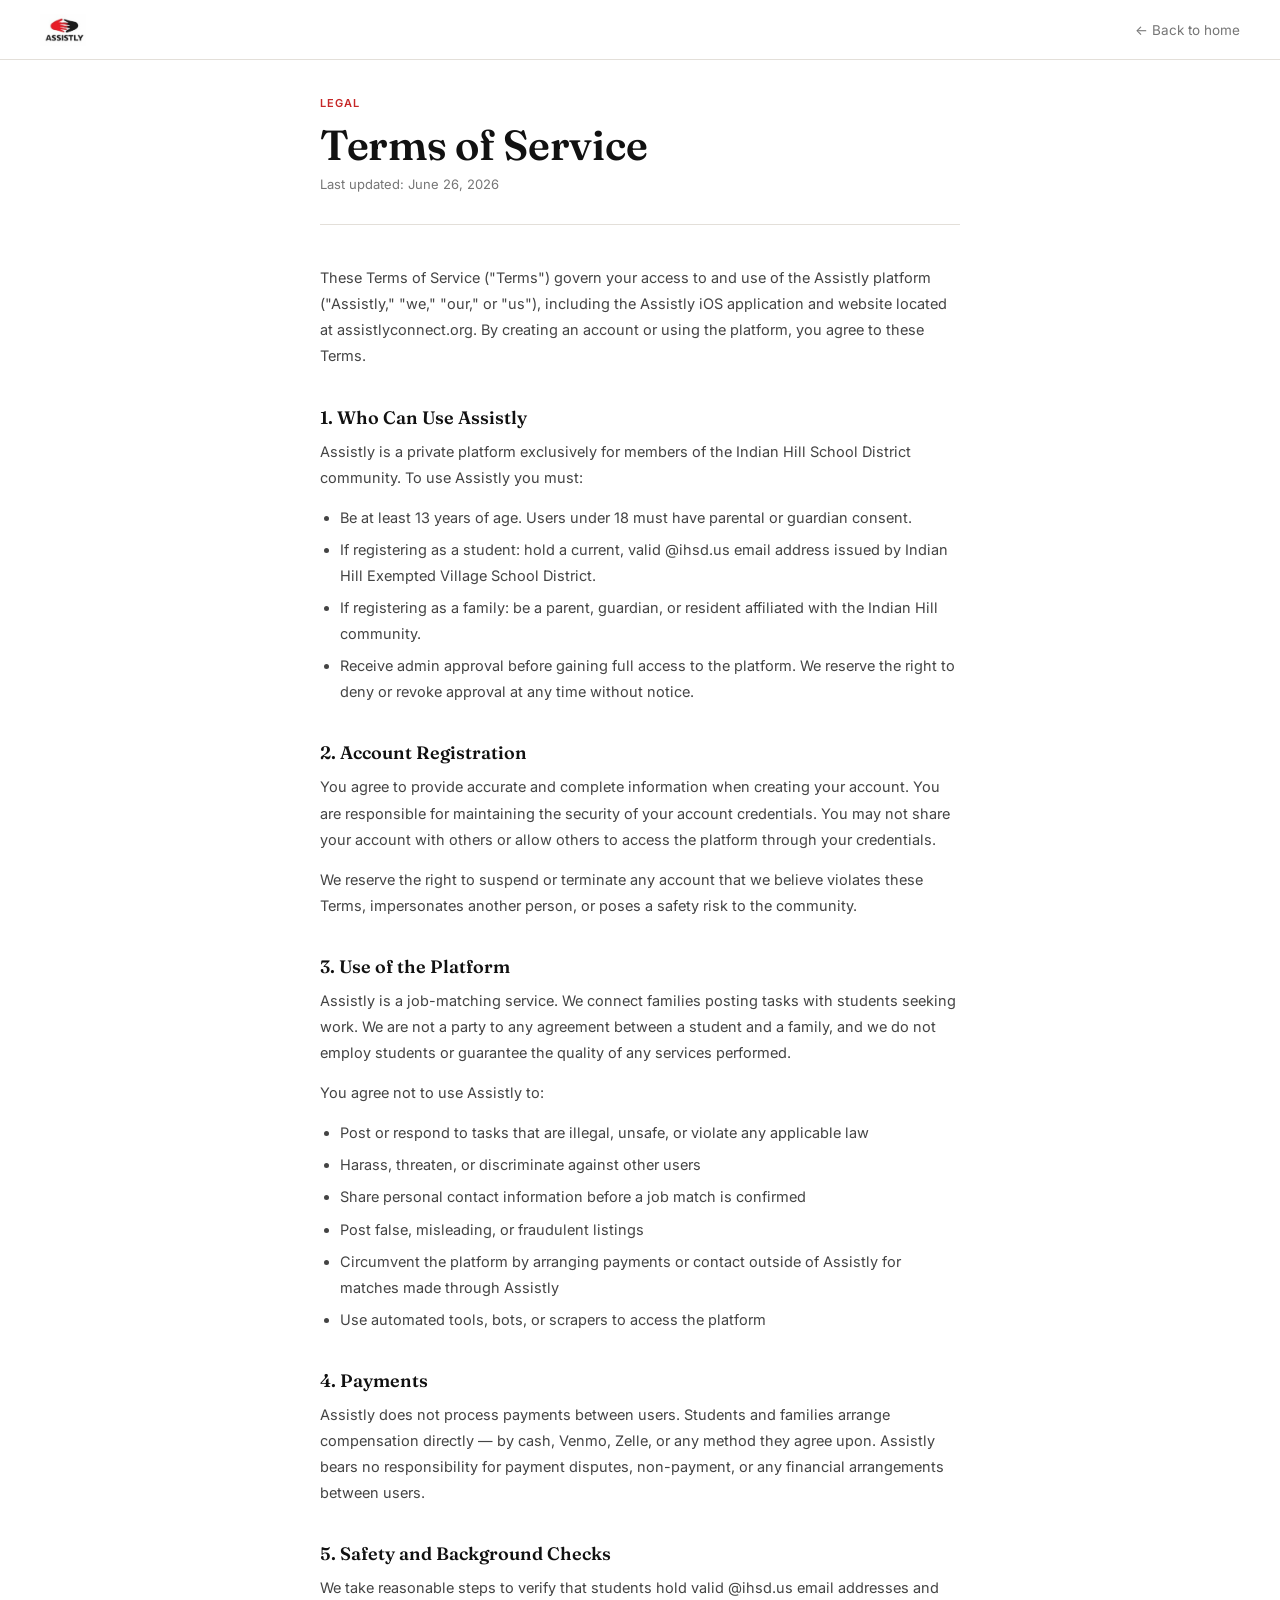
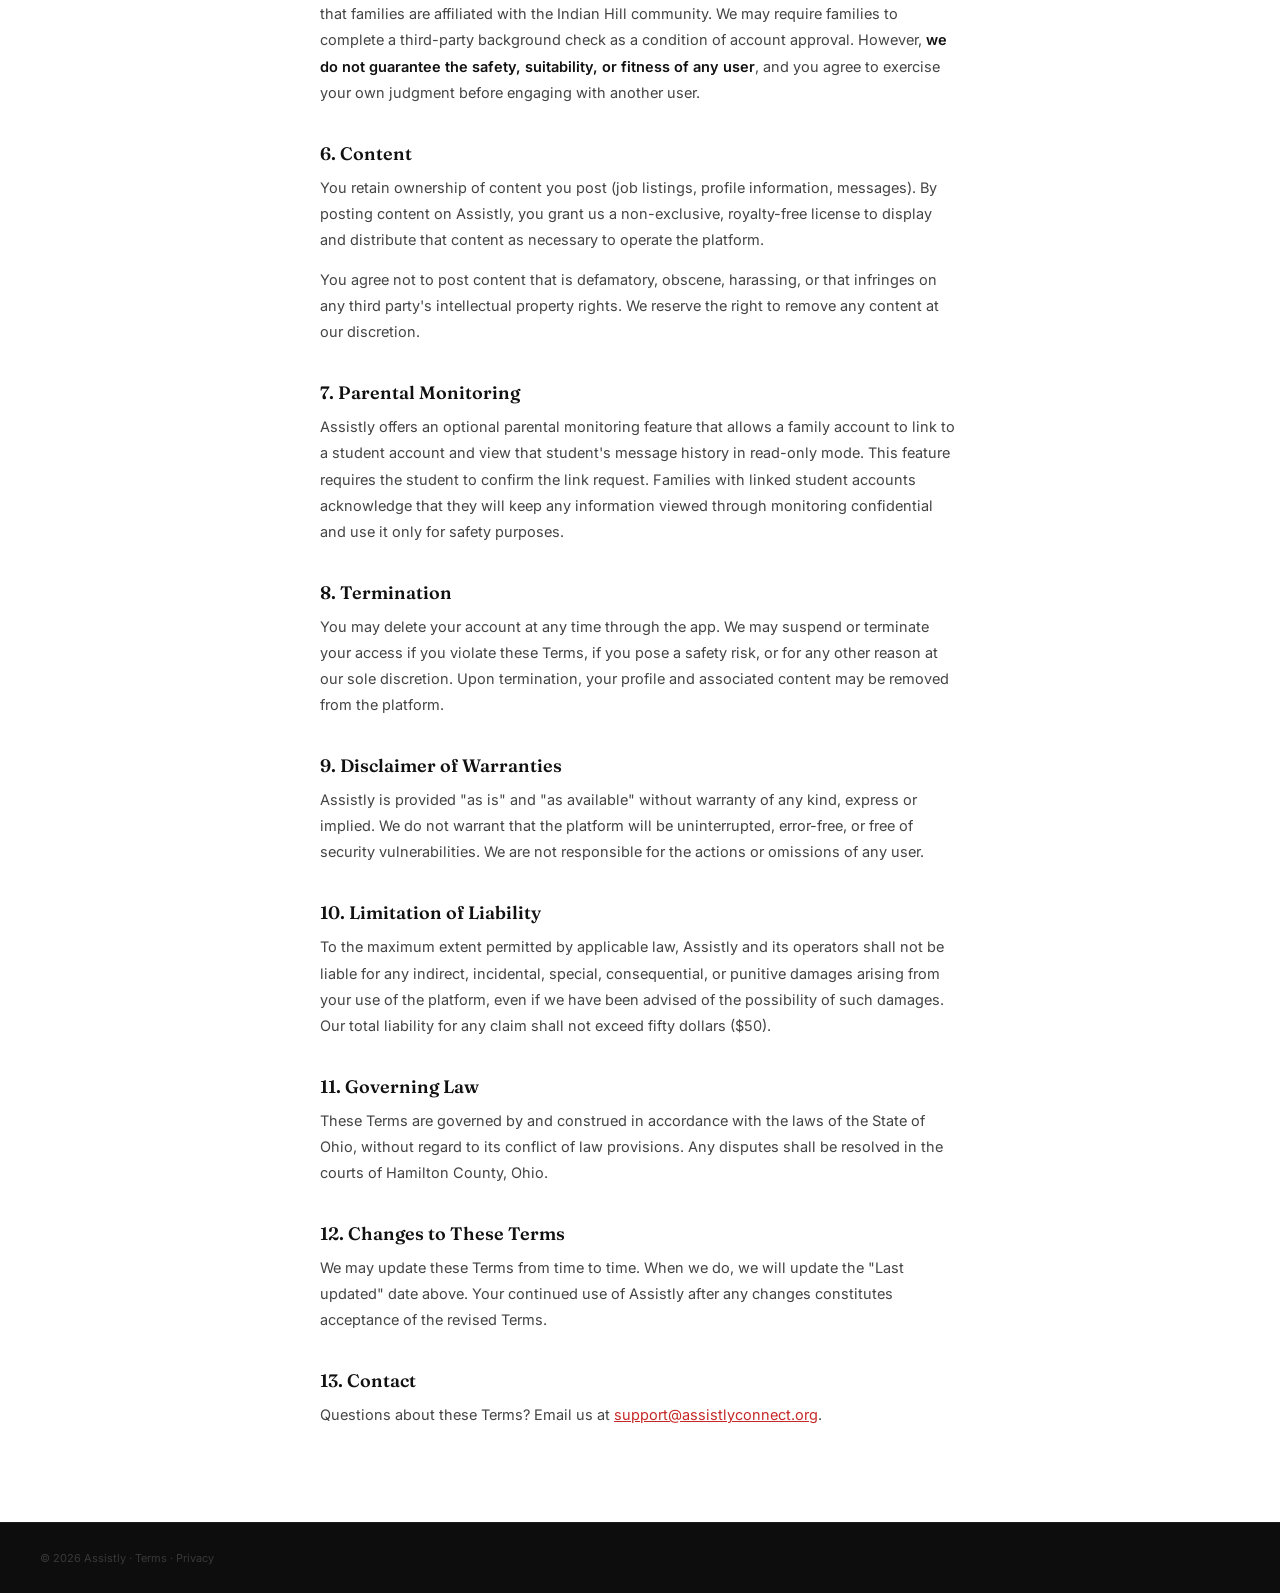
<file: terms.html>
<!DOCTYPE html>
<html lang="en">
<head>
<meta charset="UTF-8">
<meta name="viewport" content="width=device-width,initial-scale=1">
<title>Terms of Service · Assistly</title>
<link rel="preconnect" href="https://fonts.googleapis.com">
<link rel="preconnect" href="https://fonts.gstatic.com" crossorigin>
<link href="https://fonts.googleapis.com/css2?family=Fraunces:opsz,wght@9..144,500;9..144,600;9..144,700;9..144,900&family=Inter:wght@400;500;600;700&display=swap" rel="stylesheet">
<link rel="stylesheet" href="assets/site.css">
<style>
a { color: var(--red); }
.wrapper { max-width: 720px; margin: 0 auto; padding: 96px 40px 80px; }
.doc-label { font-size: 11px; font-weight: 600; letter-spacing: 1.1px; text-transform: uppercase; color: var(--red); margin-bottom: 12px; }
.doc-title { font-size: clamp(28px, 4vw, 42px); font-weight: 600; letter-spacing: -0.3px; margin-bottom: 8px; line-height: 1.1; }
.doc-date { font-size: 13px; color: var(--ink-3); margin-bottom: 40px; padding-bottom: 32px; border-bottom: 1px solid var(--line); }

.doc-body h2 { font-size: 18px; font-weight: 600; margin: 36px 0 10px; letter-spacing: 0; }
.doc-body p { font-size: 14.5px; color: var(--ink-2); line-height: 1.8; margin-bottom: 14px; }
.doc-body ul { padding-left: 20px; margin-bottom: 14px; }
.doc-body ul li { font-size: 14.5px; color: var(--ink-2); line-height: 1.8; margin-bottom: 6px; }
.doc-body strong { color: var(--ink); font-weight: 600; }
.doc-body a { color: var(--red); }

footer { text-align: center; }
.footer-copy { font-size: 11px; color: rgba(255,255,255,0.18); width: auto; border: none; padding: 0; margin: 0; }

@media (max-width: 600px) { .wrapper { padding: 80px 20px 60px; } }
</style>
</head>
<body>

<nav>
  <a href="/" class="nav-brand">
    <img src="assets/logo.png" alt="Assistly" class="nav-logo">
  </a>
  <a href="/" class="nav-back">← Back to home</a>
</nav>

<div class="wrapper">
  <p class="doc-label">Legal</p>
  <h1 class="doc-title">Terms of Service</h1>
  <p class="doc-date">Last updated: June 26, 2026</p>

  <div class="doc-body">

    <p>These Terms of Service ("Terms") govern your access to and use of the Assistly platform ("Assistly," "we," "our," or "us"), including the Assistly iOS application and website located at assistlyconnect.org. By creating an account or using the platform, you agree to these Terms.</p>

    <h2>1. Who Can Use Assistly</h2>
    <p>Assistly is a private platform exclusively for members of the Indian Hill School District community. To use Assistly you must:</p>
    <ul>
      <li>Be at least 13 years of age. Users under 18 must have parental or guardian consent.</li>
      <li>If registering as a student: hold a current, valid @ihsd.us email address issued by Indian Hill Exempted Village School District.</li>
      <li>If registering as a family: be a parent, guardian, or resident affiliated with the Indian Hill community.</li>
      <li>Receive admin approval before gaining full access to the platform. We reserve the right to deny or revoke approval at any time without notice.</li>
    </ul>

    <h2>2. Account Registration</h2>
    <p>You agree to provide accurate and complete information when creating your account. You are responsible for maintaining the security of your account credentials. You may not share your account with others or allow others to access the platform through your credentials.</p>
    <p>We reserve the right to suspend or terminate any account that we believe violates these Terms, impersonates another person, or poses a safety risk to the community.</p>

    <h2>3. Use of the Platform</h2>
    <p>Assistly is a job-matching service. We connect families posting tasks with students seeking work. We are not a party to any agreement between a student and a family, and we do not employ students or guarantee the quality of any services performed.</p>
    <p>You agree not to use Assistly to:</p>
    <ul>
      <li>Post or respond to tasks that are illegal, unsafe, or violate any applicable law</li>
      <li>Harass, threaten, or discriminate against other users</li>
      <li>Share personal contact information before a job match is confirmed</li>
      <li>Post false, misleading, or fraudulent listings</li>
      <li>Circumvent the platform by arranging payments or contact outside of Assistly for matches made through Assistly</li>
      <li>Use automated tools, bots, or scrapers to access the platform</li>
    </ul>

    <h2>4. Payments</h2>
    <p>Assistly does not process payments between users. Students and families arrange compensation directly — by cash, Venmo, Zelle, or any method they agree upon. Assistly bears no responsibility for payment disputes, non-payment, or any financial arrangements between users.</p>

    <h2>5. Safety and Background Checks</h2>
    <p>We take reasonable steps to verify that students hold valid @ihsd.us email addresses and that families are affiliated with the Indian Hill community. We may require families to complete a third-party background check as a condition of account approval. However, <strong>we do not guarantee the safety, suitability, or fitness of any user</strong>, and you agree to exercise your own judgment before engaging with another user.</p>

    <h2>6. Content</h2>
    <p>You retain ownership of content you post (job listings, profile information, messages). By posting content on Assistly, you grant us a non-exclusive, royalty-free license to display and distribute that content as necessary to operate the platform.</p>
    <p>You agree not to post content that is defamatory, obscene, harassing, or that infringes on any third party's intellectual property rights. We reserve the right to remove any content at our discretion.</p>

    <h2>7. Parental Monitoring</h2>
    <p>Assistly offers an optional parental monitoring feature that allows a family account to link to a student account and view that student's message history in read-only mode. This feature requires the student to confirm the link request. Families with linked student accounts acknowledge that they will keep any information viewed through monitoring confidential and use it only for safety purposes.</p>

    <h2>8. Termination</h2>
    <p>You may delete your account at any time through the app. We may suspend or terminate your access if you violate these Terms, if you pose a safety risk, or for any other reason at our sole discretion. Upon termination, your profile and associated content may be removed from the platform.</p>

    <h2>9. Disclaimer of Warranties</h2>
    <p>Assistly is provided "as is" and "as available" without warranty of any kind, express or implied. We do not warrant that the platform will be uninterrupted, error-free, or free of security vulnerabilities. We are not responsible for the actions or omissions of any user.</p>

    <h2>10. Limitation of Liability</h2>
    <p>To the maximum extent permitted by applicable law, Assistly and its operators shall not be liable for any indirect, incidental, special, consequential, or punitive damages arising from your use of the platform, even if we have been advised of the possibility of such damages. Our total liability for any claim shall not exceed fifty dollars ($50).</p>

    <h2>11. Governing Law</h2>
    <p>These Terms are governed by and construed in accordance with the laws of the State of Ohio, without regard to its conflict of law provisions. Any disputes shall be resolved in the courts of Hamilton County, Ohio.</p>

    <h2>12. Changes to These Terms</h2>
    <p>We may update these Terms from time to time. When we do, we will update the "Last updated" date above. Your continued use of Assistly after any changes constitutes acceptance of the revised Terms.</p>

    <h2>13. Contact</h2>
    <p>Questions about these Terms? Email us at <a href="mailto:support@assistlyconnect.org">support@assistlyconnect.org</a>.</p>

  </div>
</div>

<footer>
  <p class="footer-copy">© 2026 Assistly · <a href="/terms">Terms</a> · <a href="/privacy">Privacy</a></p>
</footer>

</body>
</html>
</file>
<file: assets/site.css>
/* ─── Tokens ───────────────────────────────────── */
:root {
  --red:     #C62828;
  --red-mid: #D32F2F;
  --ink:     #111111;
  --ink-2:   #444444;
  --ink-3:   #767676;
  --line:    #E3DFD9;
  --surface: #F7F5F1;
  --white:   #FFFFFF;
  --radius:  8px;
  --max:     1080px;
}

/* ─── Reset ────────────────────────────────────── */
*, *::before, *::after { margin: 0; padding: 0; box-sizing: border-box; }
html { scroll-behavior: smooth; }
body {
  font-family: "Inter", sans-serif;
  background: var(--white);
  color: var(--ink);
  -webkit-font-smoothing: antialiased;
  overflow-x: hidden;
}
img { display: block; max-width: 100%; }
a { color: inherit; }

/* ─── Type ─────────────────────────────────────── */
h1, h2, h3 {
  font-family: "Fraunces", serif;
  font-weight: 600;
  color: var(--ink);
}
.label {
  font-size: 11px; font-weight: 600;
  letter-spacing: 1.1px; text-transform: uppercase;
  color: var(--red);
  font-family: "Inter", sans-serif;
}

/* ─── Nav ──────────────────────────────────────── */
nav {
  position: fixed; top: 0; left: 0; right: 0; z-index: 100;
  height: 60px;
  display: flex; align-items: center; justify-content: space-between;
  padding: 0 40px;
  background: rgba(255,255,255,0.94);
  backdrop-filter: blur(10px);
  border-bottom: 1px solid var(--line);
}
.nav-brand { display: flex; align-items: center; gap: 9px; text-decoration: none; }
.nav-logo { height: 32px; width: auto; }
.nav-back { font-size: 13.5px; color: var(--ink-3); text-decoration: none; }
.nav-back:hover { color: var(--ink); }
.nav-links { display: flex; align-items: center; gap: 2px; }
.nav-link {
  font-size: 13.5px; font-weight: 500;
  color: var(--ink-2); text-decoration: none;
  padding: 6px 13px; border-radius: 6px;
  transition: background 0.15s, color 0.15s;
}
.nav-link:hover { background: var(--surface); color: var(--ink); }
.nav-link.active { color: var(--ink); font-weight: 600; }
.nav-cta {
  margin-left: 10px;
  font-size: 13.5px; font-weight: 600;
  color: var(--white); text-decoration: none;
  background: var(--ink);
  padding: 8px 18px; border-radius: 6px;
  transition: background 0.15s;
}
.nav-cta:hover { background: var(--red); }
.nav-right { font-size: 13.5px; color: var(--ink-3); }
.nav-right a { color: var(--red); font-weight: 500; text-decoration: none; }

/* ─── Buttons ──────────────────────────────────── */
.btn {
  display: inline-flex; align-items: center; gap: 8px;
  font-family: "Inter", sans-serif;
  font-size: 14px; font-weight: 600;
  text-decoration: none;
  padding: 12px 24px; border-radius: 7px;
  transition: all 0.15s;
}
.btn-red { background: var(--red); color: #fff; }
.btn-red:hover { background: var(--red-mid); }
.btn-ink { background: var(--ink); color: #fff; }
.btn-ink:hover { background: var(--red); }
.btn-ghost { color: var(--ink-3); background: transparent; border: 1.5px solid var(--line); }
.btn-ghost:hover { border-color: var(--ink-3); color: var(--ink); }
.btn svg { width: 14px; height: 14px; }

/* ─── Sub-page header ───────────────────────────── */
.page-header {
  padding: 116px 40px 64px;
  border-bottom: 1px solid var(--line);
  max-width: var(--max);
  margin: 0 auto;
}
.page-header p {
  font-size: 17px; color: var(--ink-3);
  line-height: 1.75; max-width: 520px;
}
.page-header-affil {
  display: flex; align-items: center; gap: 10px;
  margin-top: 26px; padding-top: 22px; border-top: 1px solid var(--line);
  font-size: 12.5px; color: var(--ink-3); font-weight: 500;
}
.page-header-affil::before {
  content: "IH";
  display: flex; align-items: center; justify-content: center;
  width: 30px; height: 30px; border-radius: 7px;
  background: var(--ink); color: #fff;
  font-family: "Fraunces", serif; font-size: 12px; font-weight: 600;
  flex-shrink: 0;
}
@media (max-width: 860px) { .page-header { padding: 92px 20px 48px; } }

/* ─── Section shell ────────────────────────────── */
.section { padding: 84px 40px; border-bottom: 1px solid var(--line); }
.section-inner { max-width: var(--max); margin: 0 auto; }
.section-sub {
  font-size: 15.5px; color: var(--ink-3); line-height: 1.7;
  max-width: 480px; margin-top: 12px;
}

/* ─── Footer ───────────────────────────────────── */
footer {
  padding: 28px 40px;
  background: #0D0D0D;
  border-top: 1px solid rgba(255,255,255,0.06);
}
.footer-inner {
  max-width: var(--max); margin: 0 auto;
  display: flex; align-items: center; justify-content: space-between;
  flex-wrap: wrap; gap: 16px;
}
.footer-brand { display: flex; align-items: center; gap: 8px; text-decoration: none; }
.footer-logo-wrap { background: #fff; border-radius: 6px; padding: 4px 7px; display: flex; align-items: center; }
.footer-logo { height: 18px; width: auto; display: block; }
.footer-name {
  font-family: "Fraunces", serif;
  font-size: 14px; font-weight: 600;
  color: rgba(255,255,255,0.6);
}
.footer-links { display: flex; gap: 18px; flex-wrap: wrap; }
.footer-link {
  font-size: 12px; color: rgba(255,255,255,0.28);
  text-decoration: none; transition: color 0.15s;
}
.footer-link:hover { color: rgba(255,255,255,0.65); }
.footer-copy {
  width: 100%;
  font-size: 11px; color: rgba(255,255,255,0.18);
  border-top: 1px solid rgba(255,255,255,0.05);
  padding-top: 16px; margin-top: 4px;
  text-align: left;
}
.footer-copy a { color: rgba(255,255,255,0.18); text-decoration: none; }

/* ─── Shared responsive ────────────────────────── */
@media (max-width: 860px) {
  nav { padding: 0 20px; }
  .nav-links .nav-link { display: none; }
  .section { padding: 60px 20px; }
}
</file>
